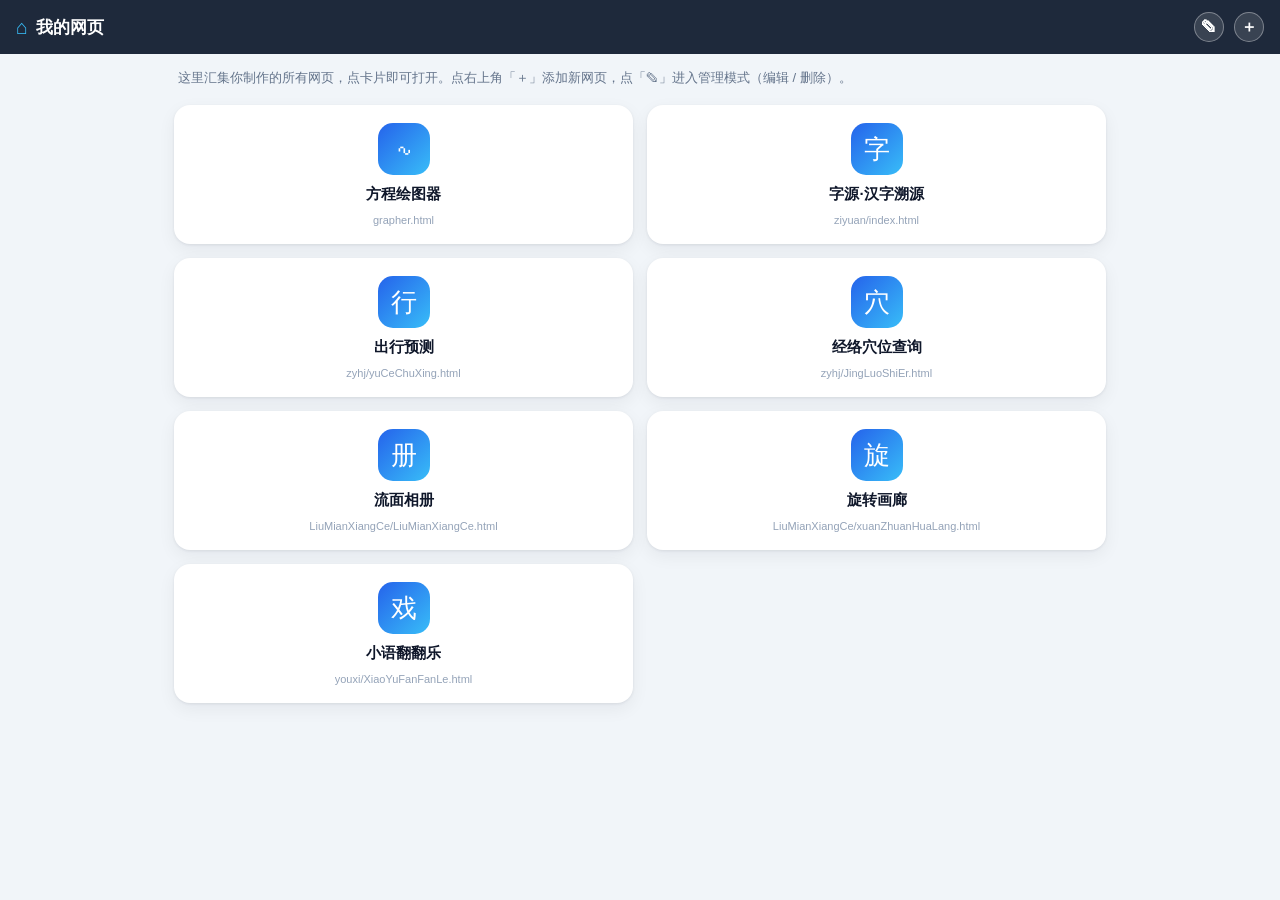
<file: index.html>
<!DOCTYPE html>
<html lang="zh-CN">
<head>
<meta charset="UTF-8" />
<meta name="viewport" content="width=device-width, initial-scale=1.0, maximum-scale=1.0, user-scalable=no, viewport-fit=cover" />
<meta name="theme-color" content="#1e293b" />
<title>我的网页 · 导航</title>
<link rel="manifest" href="manifest.webmanifest" />
<link rel="stylesheet" href="assets/css/style.css" />
<link rel="stylesheet" href="assets/css/home.css" />
</head>
<body>
<div id="app">
  <header class="topbar">
    <div class="brand">
      <span class="brand-mark">⌂</span>
      <span class="brand-name">我的网页</span>
    </div>
    <div class="topbar-right">
      <button class="help-btn" id="manageBtn" type="button" aria-label="管理">✎</button>
      <button class="help-btn" id="addBtn" type="button" aria-label="添加网页">＋</button>
    </div>
  </header>

  <main class="pages">
    <p class="home-intro">这里汇集你制作的所有网页，点卡片即可打开。点右上角「＋」添加新网页，点「✎」进入管理模式（编辑 / 删除）。</p>
    <div class="app-grid" id="appGrid"><!-- 由脚本生成 --></div>
  </main>

  <!-- 添加/编辑弹层 -->
  <div class="sheet-mask" id="editMask" hidden>
    <div class="sheet">
      <div class="sheet-title" id="editTitle">添加网页</div>
      <div class="sheet-body">
        <div class="field">
          <label for="inName">名称</label>
          <input id="inName" type="text" placeholder="如：方程绘图器" maxlength="30" />
        </div>
        <div class="field">
          <label for="inUrl">地址（网页路径或网址）</label>
          <input id="inUrl" type="text" placeholder="grapher.html 或 https://..." />
        </div>
        <div class="field">
          <label for="inIcon">图标（一个 emoji 或单字，可选）</label>
          <input id="inIcon" type="text" placeholder="∿" maxlength="2" />
        </div>
      </div>
      <div class="sheet-actions">
        <button class="btn btn-ghost" id="editCancel">取消</button>
        <button class="btn btn-danger" id="editDel" style="display:none">删除</button>
        <button class="btn btn-primary" id="editSave">保存</button>
      </div>
    </div>
  </div>

  <div class="toast" id="toast" hidden></div>

  <script src="assets/js/home.js"></script>
</body>
</html>
</file>
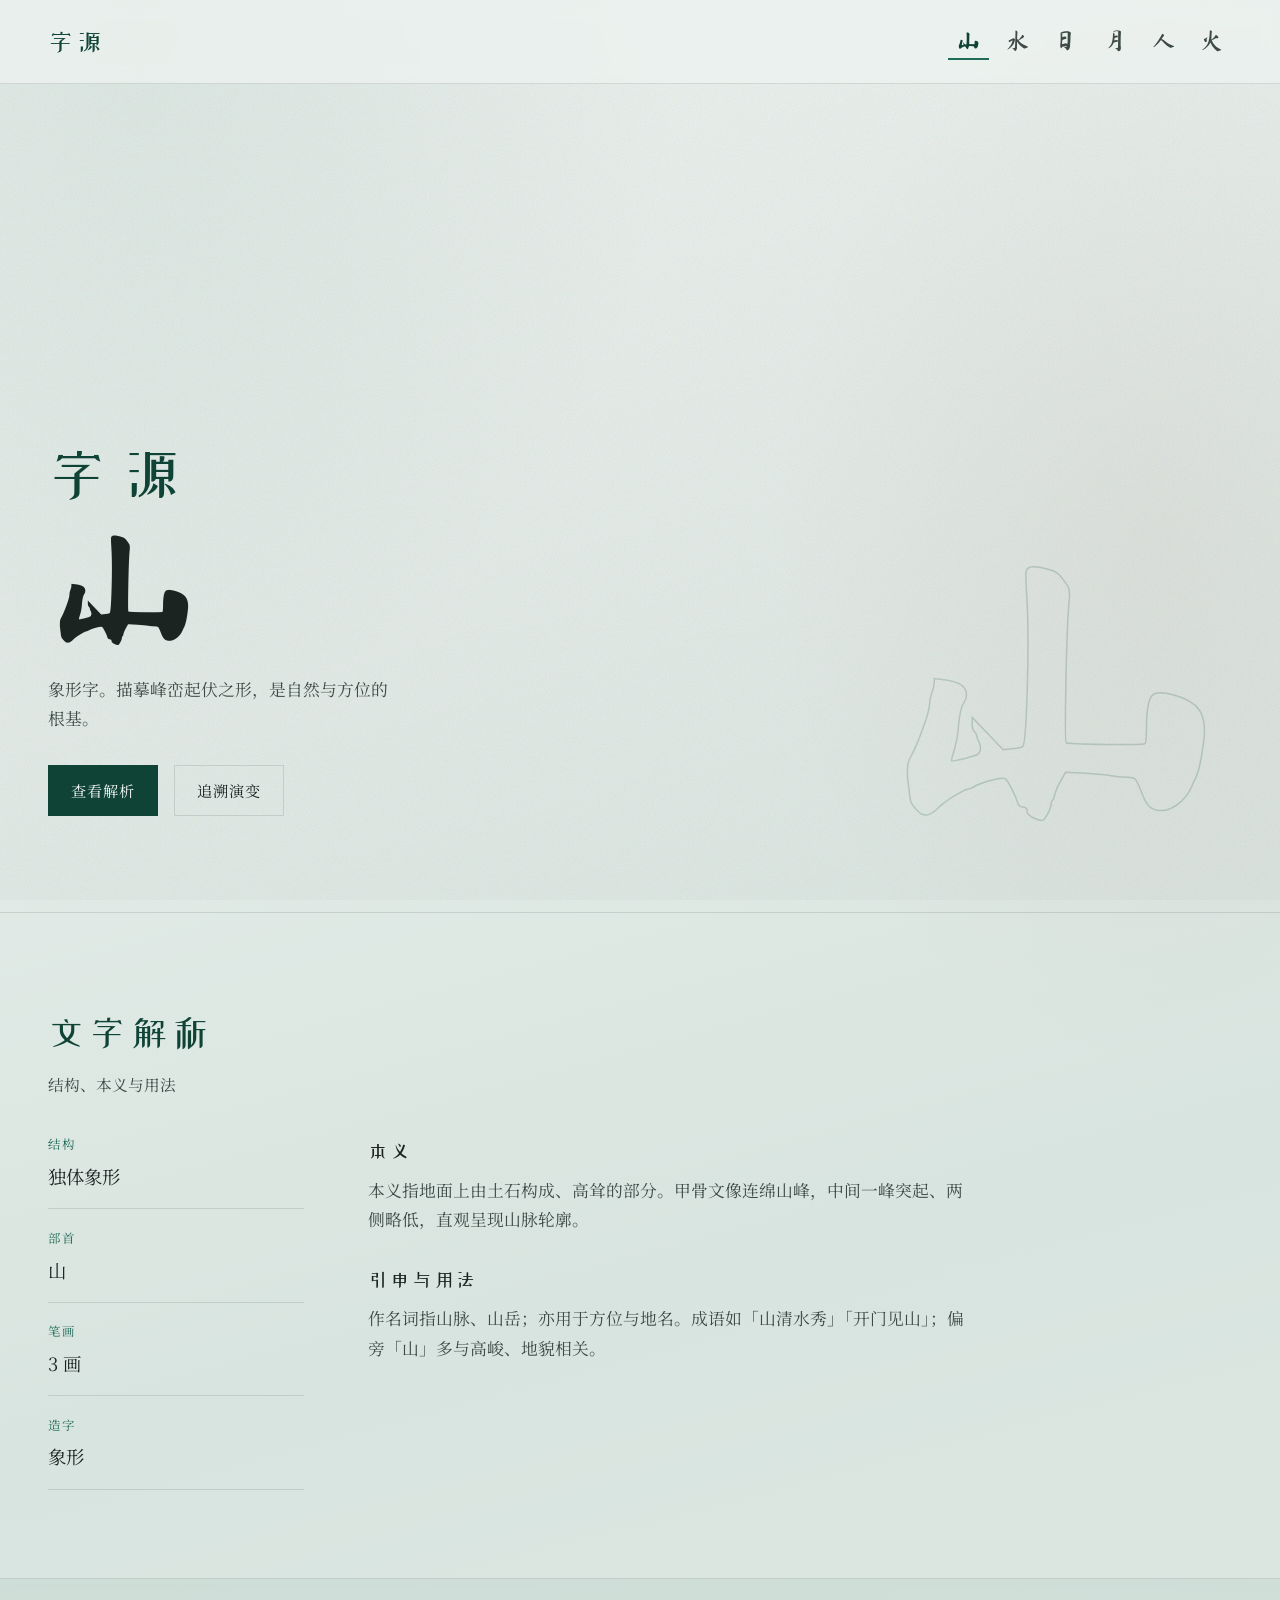
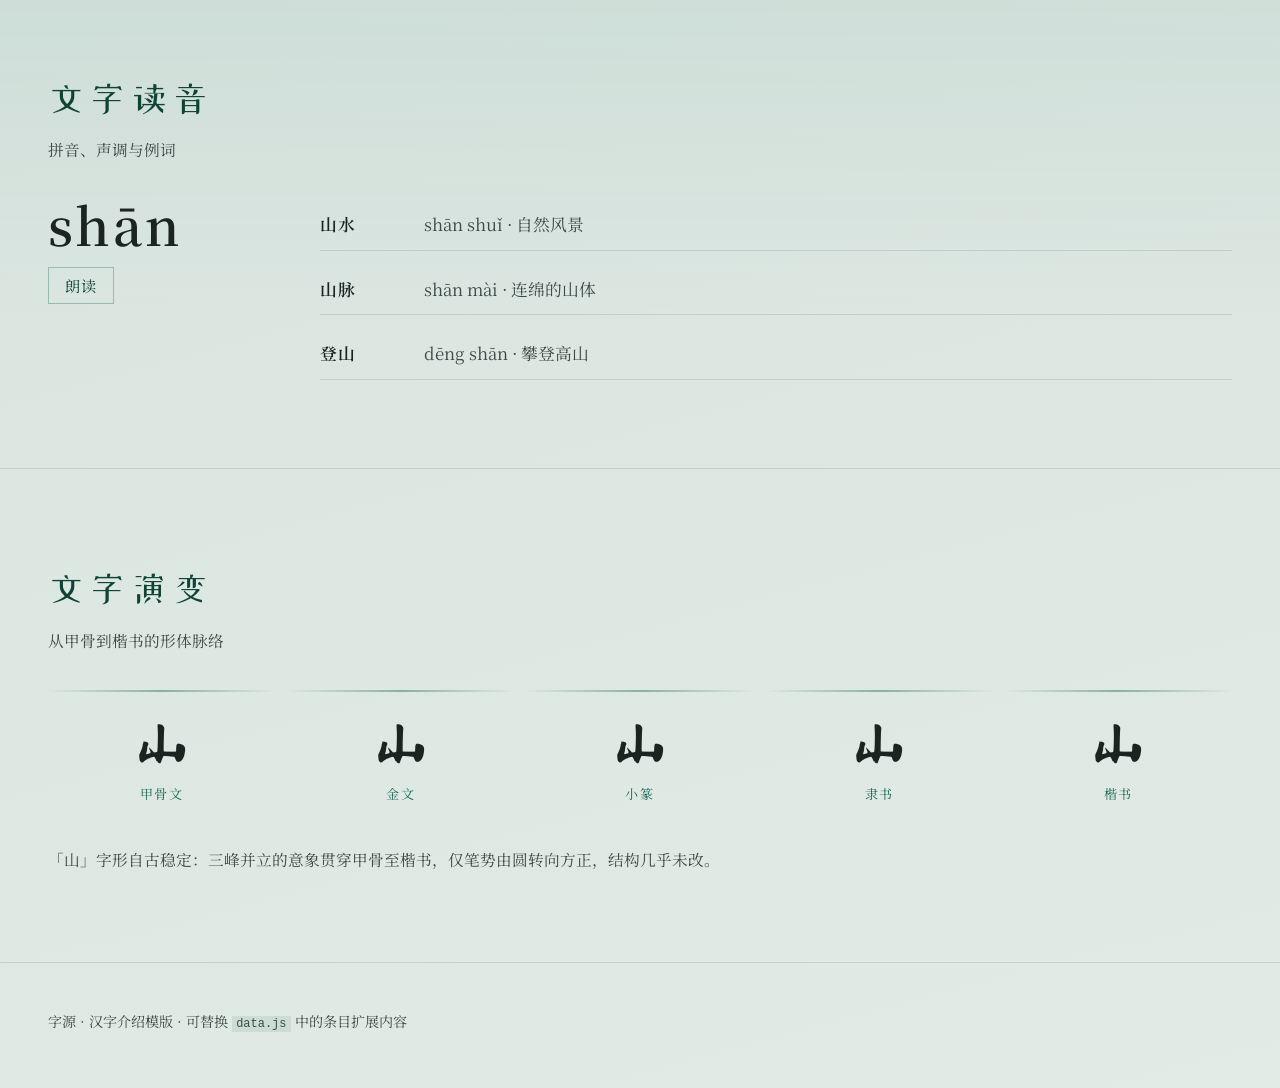
<file: ziyuan/index.html>
<!DOCTYPE html>
<html lang="zh-CN">
<head>
  <meta charset="UTF-8" />
  <meta name="viewport" content="width=device-width, initial-scale=1.0" />
  <title>字源 · 汉字溯源</title>
  <link rel="preconnect" href="https://fonts.googleapis.com" />
  <link rel="preconnect" href="https://fonts.gstatic.com" crossorigin />
  <link href="https://fonts.googleapis.com/css2?family=Ma+Shan+Zheng&family=Noto+Serif+SC:wght@400;600;700&family=ZCOOL+XiaoWei&display=swap" rel="stylesheet" />
  <link rel="stylesheet" href="styles.css" />
</head>
<body>
  <div class="ink-wash" aria-hidden="true"></div>

  <header class="site-header">
    <a class="brand" href="#top">字源</a>
    <nav class="char-nav" id="charNav" aria-label="汉字列表"></nav>
  </header>

  <main id="top">
    <section class="hero" id="hero">
      <div class="hero-copy">
        <p class="brand-mark">字源</p>
        <h1 class="hero-char" id="heroChar">山</h1>
        <p class="hero-lead" id="heroLead">象形字。描摹峰峦起伏之形，是自然与方位的根基。</p>
        <div class="hero-actions">
          <a class="btn primary" href="#analysis">查看解析</a>
          <a class="btn ghost" href="#evolution">追溯演变</a>
        </div>
      </div>
      <div class="hero-glyph" aria-hidden="true">
        <span class="glyph-shadow" id="glyphShadow">山</span>
      </div>
    </section>

    <section class="panel" id="analysis">
      <header class="panel-head">
        <h2>文字解析</h2>
        <p>结构、本义与用法</p>
      </header>
      <div class="analysis-grid">
        <dl class="meta-list">
          <div>
            <dt>结构</dt>
            <dd id="metaStructure">独体象形</dd>
          </div>
          <div>
            <dt>部首</dt>
            <dd id="metaRadical">山</dd>
          </div>
          <div>
            <dt>笔画</dt>
            <dd id="metaStrokes">3 画</dd>
          </div>
          <div>
            <dt>造字</dt>
            <dd id="metaMethod">象形</dd>
          </div>
        </dl>
        <article class="prose">
          <h3>本义</h3>
          <p id="meaningText"></p>
          <h3>引申与用法</h3>
          <p id="usageText"></p>
        </article>
      </div>
    </section>

    <section class="panel tone-panel" id="reading">
      <header class="panel-head">
        <h2>文字读音</h2>
        <p>拼音、声调与例词</p>
      </header>
      <div class="reading-layout">
        <div class="pinyin-block">
          <span class="pinyin" id="pinyinText">shān</span>
          <button type="button" class="btn speak" id="speakBtn" aria-label="朗读读音">朗读</button>
        </div>
        <ul class="example-list" id="exampleList"></ul>
      </div>
    </section>

    <section class="panel" id="evolution">
      <header class="panel-head">
        <h2>文字演变</h2>
        <p>从甲骨到楷书的形体脉络</p>
      </header>
      <ol class="evo-track" id="evoTrack"></ol>
      <p class="evo-note" id="evoNote"></p>
    </section>
  </main>

  <footer class="site-footer">
    <p>字源 · 汉字介绍模版 · 可替换 <code>data.js</code> 中的条目扩展内容</p>
  </footer>

  <script src="data.js"></script>
  <script src="app.js"></script>
</body>
</html>
</file>
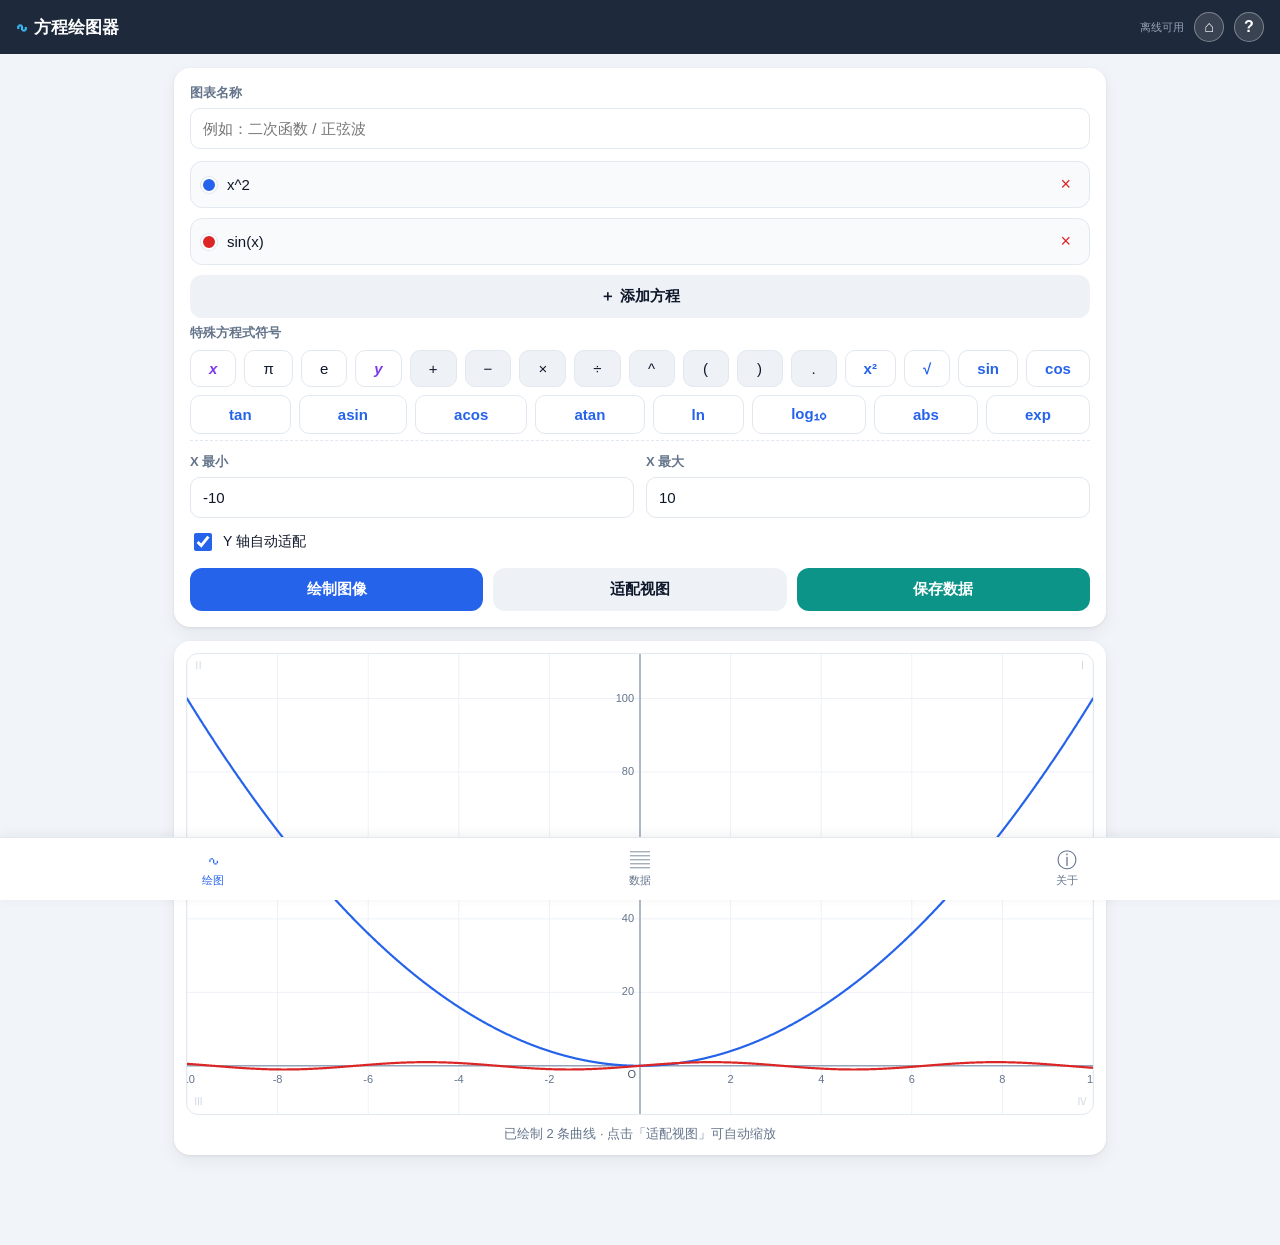
<file: grapher.html>
<!DOCTYPE html>
<html lang="zh-CN">
<head>
<meta charset="UTF-8" />
<meta name="viewport" content="width=device-width, initial-scale=1.0, maximum-scale=1.0, user-scalable=no, viewport-fit=cover" />
<meta name="theme-color" content="#1e293b" />
<title>方程绘图器</title>
<link rel="manifest" href="manifest.webmanifest" />
<link rel="stylesheet" href="assets/css/style.css" />
</head>
<body>
<div id="app">
  <!-- 顶部标题栏 -->
  <header class="topbar">
    <div class="brand">
      <span class="brand-mark">∿</span>
      <span class="brand-name">方程绘图器</span>
    </div>
    <div class="topbar-right">
      <span class="topbar-hint" id="topbarHint">离线可用</span>
      <button class="help-btn" id="homeBtn" type="button" aria-label="返回主页" onclick="location.href='index.html'">⌂</button>
      <button class="help-btn" id="helpBtn" type="button" aria-label="使用帮助">?</button>
    </div>
  </header>

  <!-- 页面容器 -->
  <main class="pages">
    <!-- 页面一：绘图 -->
    <section class="page" id="page-grapher" data-page="grapher">
      <div class="card">
        <div class="field">
          <label for="eqName">图表名称</label>
          <input id="eqName" type="text" placeholder="例如：二次函数 / 正弦波" maxlength="40" />
        </div>

        <div class="eq-list" id="eqList"><!-- 方程行由脚本生成 --></div>

        <button class="btn btn-ghost btn-block" id="addEq">＋ 添加方程</button>

        <div class="palette-title">特殊方程式符号</div>
        <div class="palette" id="palette"><!-- 符号按钮由脚本生成 --></div>

        <div class="view-settings">
          <div class="vs-row">
            <div class="field small">
              <label>X 最小</label>
              <input id="xMin" type="number" value="-10" step="0.5" />
            </div>
            <div class="field small">
              <label>X 最大</label>
              <input id="xMax" type="number" value="10" step="0.5" />
            </div>
          </div>
          <div class="vs-row">
            <label class="checkbox">
              <input id="yAuto" type="checkbox" checked />
              <span>Y 轴自动适配</span>
            </label>
          </div>
          <div class="vs-row" id="yManualRow" hidden>
            <div class="field small">
              <label>Y 最小</label>
              <input id="yMin" type="number" value="-10" step="0.5" />
            </div>
            <div class="field small">
              <label>Y 最大</label>
              <input id="yMax" type="number" value="10" step="0.5" />
            </div>
          </div>
        </div>

        <div class="btn-row">
          <button class="btn btn-primary" id="drawBtn">绘制图像</button>
          <button class="btn btn-ghost" id="fitBtn">适配视图</button>
          <button class="btn btn-save" id="saveBtn">保存数据</button>
        </div>
      </div>

      <div class="card plot-card">
        <div class="plot-wrap">
          <canvas id="plot"></canvas>
        </div>
        <div class="plot-status" id="plotStatus">输入方程后点击「绘制图像」</div>
      </div>
    </section>

    <!-- 页面二：数据 -->
    <section class="page" id="page-data" data-page="data" hidden>
      <div class="card">
        <div class="data-head">
          <h2>已保存的数据</h2>
          <span class="data-count" id="dataCount">0 条</span>
        </div>
        <div class="data-list" id="dataList"><!-- 由脚本生成 --></div>
        <div class="empty-tip" id="dataEmpty">还没有保存任何方程。去「绘图」页画一张并点「保存数据」。</div>
      </div>
    </section>

    <!-- 页面三：关于 -->
    <section class="page" id="page-about" data-page="about" hidden>
      <div class="card">
        <h2>关于本应用</h2>
        <p class="about-text">
          这是一个<strong>纯本地</strong>的方程图像绘制工具。所有数据仅保存在你的手机浏览器中，不会上传到任何服务器。
        </p>
        <ul class="about-list">
          <li><strong>绘图：</strong>输入方程表达式（如 <code>x^2</code>、<code>sin(x)</code>），点「绘制图像」即可在 xy 坐标系查看曲线，支持多条曲线与符号面板。</li>
          <li><strong>数据：</strong>点「保存数据」可把当前方程集存到本地，随时编辑、删除、重新绘制。</li>
          <li><strong>安装到手机：</strong>用安卓 Chrome 打开本页 → 点右上角菜单 →「添加到主屏幕」，即可像 App 一样离线使用。</li>
        </ul>
        <p class="about-ver">版本 1.0 · 离线网页应用</p>
      </div>
    </section>
  </main>

  <!-- 底部导航 -->
  <nav class="tabbar">
    <button class="tab active" data-target="grapher">
      <span class="tab-ico">∿</span><span class="tab-txt">绘图</span>
    </button>
    <button class="tab" data-target="data">
      <span class="tab-ico">▤</span><span class="tab-txt">数据</span>
    </button>
    <button class="tab" data-target="about">
      <span class="tab-ico">ⓘ</span><span class="tab-txt">关于</span>
    </button>
  </nav>
</div>

<!-- 编辑/删除确认弹层 -->
<div class="sheet-mask" id="sheetMask" hidden>
  <div class="sheet">
    <div class="sheet-title" id="sheetTitle">确认</div>
    <div class="sheet-body" id="sheetBody"></div>
    <div class="sheet-actions">
      <button class="btn btn-ghost" id="sheetCancel">取消</button>
      <button class="btn btn-danger" id="sheetOk">删除</button>
    </div>
  </div>
</div>

<!-- 使用帮助弹层 -->
<div class="sheet-mask" id="helpMask" hidden>
  <div class="sheet">
    <div class="sheet-title">使用帮助</div>
    <div class="sheet-body" id="helpBody">
      <p><strong>输入方程</strong>：直接输入表达式，例如 <code>x^2</code>、<code>sin(x)</code>、<code>ln(x)</code>、<code>sqrt(x)</code>。</p>
      <p><strong>x 的多次方</strong>：用 <code>^</code> 表示乘方。例如 <code>x^2</code>（平方）、<code>x^3</code>（立方）、<code>x^n</code>（n 次方）；也可直接点面板上的 <code>x²</code> 按钮。</p>
      <p><strong>变量与乘号</strong>：变量是斜体紫色的 <code>x</code>；乘号用 <code>×</code> 或 <code>*</code>，例如 <code>2x</code> 或 <code>2*x</code> 均可。</p>
      <p><strong>特殊符号</strong>：点下方符号面板即可插入到光标处。</p>
      <p><strong>保存数据</strong>：点「保存数据」把当前方程集存到本地，可在「数据」页编辑、删除、重绘。</p>
      <p><strong>安装到手机</strong>：用安卓 Chrome 打开本页 → 右上角菜单 →「添加到主屏幕」即可离线使用。</p>
    </div>
    <div class="sheet-actions">
      <button class="btn btn-primary" id="helpClose">知道了</button>
    </div>
  </div>
</div>

<script src="assets/js/lib/math.js"></script>
<script src="assets/js/storage.js"></script>
<script src="assets/js/grapher.js"></script>
<script src="assets/js/app.js"></script>
</body>
</html>
</file>
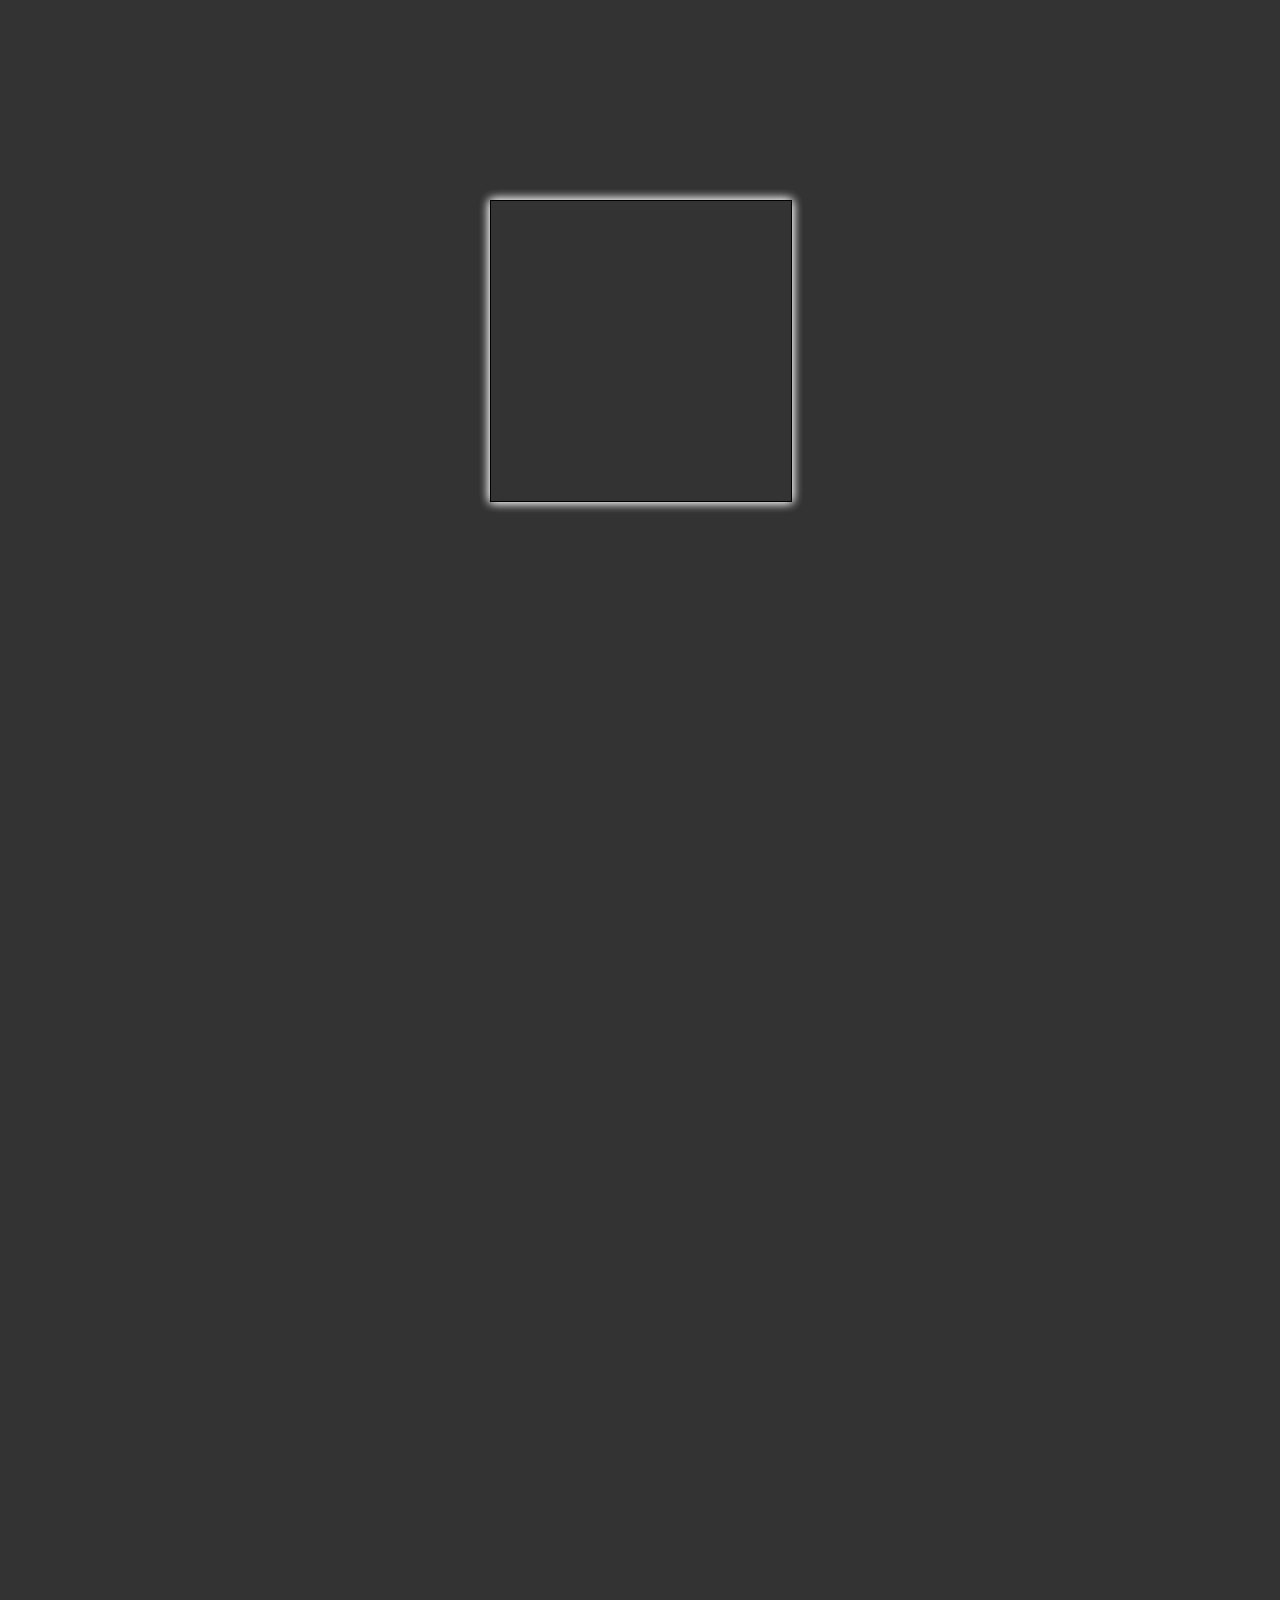
<file: LiuMianXiangCe/LiuMianXiangCe.html>
<!DOCTYPE html>
<html lang="zh-CN">
<head>
    <meta charset="utf-8">
    <meta name="viewport" content="width=device-width, initial-scale=1.0">
    <title></title>
    <style>
        * {
            margin: 0;
            padding: 0;
        }

        .zf {
            padding-top: 100px;
            background: #333;
            height: 2000px;
        }

        .zf ul {
            width: 300px;
            height: 300px;
            /*position: absolute;*/
            top: 100px;
            bottom: 0;
            left: 0;
            right: 0;
            margin: auto;
            margin-top: 100px;
            /*3d空间*/
            transform-style: preserve-3d;
            animation: box 6s linear infinite;
        }

        @keyframes box {

            /*3d旋转 x y z deg*/
            from {
                transform: rotate3d(0, 0, 0, 0deg);
            }

            to {
                transform: rotate3d(1, 1, 1, 360deg);
            }
        }

        .zf li {
            width: 300px;
            height: 300px;
            list-style: none;
            border: 1px solid black;
            position: absolute;
            opacity: 0.9;
            box-shadow: 0px 0px 10px white;
        }

        .zf li:nth-child(1) {
            background: url(https://chunyu-1311908080.cos.ap-chengdu.myqcloud.com/LiuMianXiangCe/lmxc/img1.jpg);
            background-position: center;
            background-size: cover;
            transform: translateZ(150px);
        }

        /*后*/
        .zf li:nth-child(2) {
            background: url(https://chunyu-1311908080.cos.ap-chengdu.myqcloud.com/LiuMianXiangCe/lmxc/img2.jpg);
            background-position: center;
            background-size: cover;
            transform: translateZ(-150px);
        }

        /*左*/
        .zf li:nth-child(3) {
            background: url(https://chunyu-1311908080.cos.ap-chengdu.myqcloud.com/LiuMianXiangCe/lmxc/img3.jpg);
            background-position: center;
            background-size: cover;
            transform: rotateY(90deg) translateZ(-150px);
        }

        /*右*/
        .zf li:nth-child(4) {
            background: url(https://chunyu-1311908080.cos.ap-chengdu.myqcloud.com/LiuMianXiangCe/lmxc/img4.jpg);
            background-position: center;
            background-size: cover;
            transform: rotateY(90deg) translateZ(150px);
        }

        /*上*/
        .zf li:nth-child(5) {
            background: url(https://chunyu-1311908080.cos.ap-chengdu.myqcloud.com/LiuMianXiangCe/lmxc/img5.jpg);
            background-position: center;
            background-size: cover;
            transform: rotateX(90deg) translateZ(150px);
        }

        /*下*/
        .zf li:nth-child(6) {
            background: url(https://chunyu-1311908080.cos.ap-chengdu.myqcloud.com/LiuMianXiangCe/lmxc/img6.jpg);
            background-position: center;
            background-size: cover;
            transform: rotateX(90deg) translateZ(-150px);
        }

        .zf ul:hover {
            animation-play-state: paused;
        }

        .zf ul:hover li:nth-child(1) {
            transform: translateZ(180px);
        }

        .zf ul:hover li:nth-child(2) {
            transform: translateZ(-180px);
        }

        .zf ul:hover li:nth-child(3) {
            transform: rotateY(90deg) translateZ(-180px);
        }

        .zf ul:hover li:nth-child(4) {
            transform: rotateY(90deg) translateZ(180px);
        }

        .zf ul:hover li:nth-child(5) {
            transform: rotateX(90deg) translateZ(180px);
        }

        .zf ul:hover li:nth-child(6) {
            transform: rotateX(90deg) translateZ(-180px);
        }

        #fc {
            background-color: #cc5965;
            position: fixed;
            top: 80%;
            left: 90%;
            width: 100px;
            height: 100px;
            margin: -25px 0 0 -50px;
            display: none;
            text-align: center;
            font-size: 20px;
            border-radius: 20px;
            line-height: 70px;
        }

        #fc:hover {
            background-color: #0d8ddb;
            border-radius: 50px;
        }


        #charge {
            height: 10px;
            width: 120px;
            position: absolute;
            top: 50px;
            left: 0px;
            background-color: #C9F76F;
            margin: 0px;
            /*animation: charge 1s infinite;*/
            -webkit-animation: charge 1s infinite;
            box-shadow: 0px 0px 5px #d01313 inset;
        }

        @-webkit-keyframes charge {
            0% {
                width: 0px;
            }
            100% {
                width: 100%;
            }
        }

    </style>
</head>
<body onscroll="scroll()">
<div class="zf">
    <ul>
        <li></li>
        <li></li>
        <li></li>
        <li></li>
        <li></li>
        <li></li>
    </ul>
</div>
<div id="fc" onclick="fc_onclick()">回到顶部
    <div id="charge"></div>
</div>



<script type="text/javascript">

    function scroll() {
        var scrollt = document.documentElement.scrollTop + document.body.scrollTop; //获取滚动后的高度
        if (scrollt > 400) {
            document.getElementById("fc").style.display = "inline"
        } else {
            document.getElementById("fc").style.display = "none"
        }
    }

    function fc_onclick() {
        window.scrollTo(0, 0);
    }

</script>
</body>
</html>
</file>
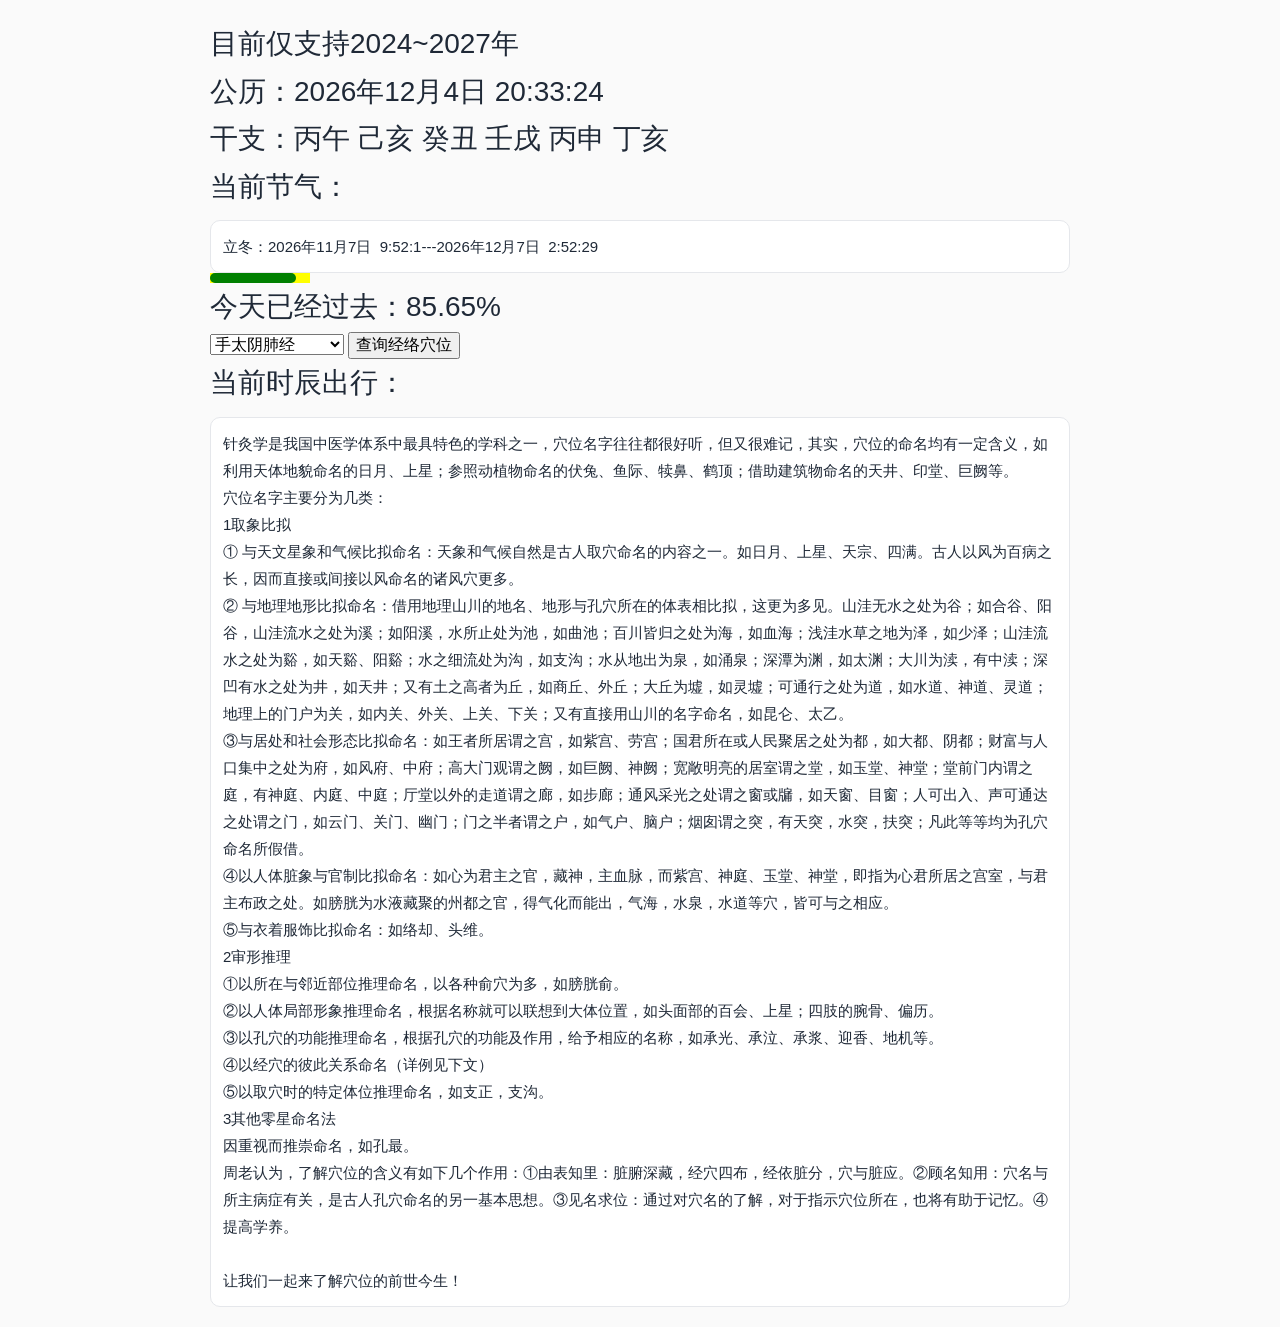
<file: zyhj/JingLuoShiEr.html>
<!DOCTYPE html>
<html lang="zh-CN">
<head>
    <meta charset="UTF-8">
    <meta name="viewport" content="width=device-width, initial-scale=1.0">
    <title>经络穴位查询</title>
    <style>
        body {
            font-family: -apple-system, BlinkMacSystemFont, "PingFang SC", "Microsoft YaHei", sans-serif;
            max-width: 860px;
            margin: 0 auto;
            padding: 20px 16px;
            line-height: 1.7;
            color: #1f2937;
            background: #fafafa;
        }
        span {
            font-size: clamp(18px, 5vw, 28px);
        }
        input, select, button {
            font-size: 16px;
            max-width: 100%;
            box-sizing: border-box;
        }
        #chuxingan, #chuxingan1, #DataTime4 {
            display: block;
            white-space: pre-wrap;
            word-break: break-word;
            margin-top: 10px;
            font-size: 15px;
            line-height: 1.8;
            background: #fff;
            border: 1px solid #e5e7eb;
            border-radius: 10px;
            padding: 12px;
        }
        #jindu { border-radius: 6px; }
    </style>
    <script type="text/javascript">
        document.addEventListener('DOMContentLoaded', function() {
            stt = "针灸学是我国中医学体系中最具特色的学科之一，穴位名字往往都很好听，但又很难记，其实，穴位的命名均有一定含义，如利用天体地貌命名的日月、上星；参照动植物命名的伏兔、鱼际、犊鼻、鹤顶；借助建筑物命名的天井、印堂、巨阙等。\n" +
                "穴位名字主要分为几类：\n" +
                "1取象比拟\n" +
                "① 与天文星象和气候比拟命名：天象和气候自然是古人取穴命名的内容之一。如日月、上星、天宗、四满。古人以风为百病之长，因而直接或间接以风命名的诸风穴更多。\n" +
                "② 与地理地形比拟命名：借用地理山川的地名、地形与孔穴所在的体表相比拟，这更为多见。山洼无水之处为谷；如合谷、阳谷，山洼流水之处为溪；如阳溪，水所止处为池，如曲池；百川皆归之处为海，如血海；浅洼水草之地为泽，如少泽；山洼流水之处为谿，如天谿、阳谿；水之细流处为沟，如支沟；水从地出为泉，如涌泉；深潭为渊，如太渊；大川为渎，有中渎；深凹有水之处为井，如天井；又有土之高者为丘，如商丘、外丘；大丘为墟，如灵墟；可通行之处为道，如水道、神道、灵道；地理上的门户为关，如内关、外关、上关、下关；又有直接用山川的名字命名，如昆仑、太乙。\n" +
                "③与居处和社会形态比拟命名：如王者所居谓之宫，如紫宫、劳宫；国君所在或人民聚居之处为都，如大都、阴都；财富与人口集中之处为府，如风府、中府；高大门观谓之阙，如巨阙、神阙；宽敞明亮的居室谓之堂，如玉堂、神堂；堂前门内谓之庭，有神庭、内庭、中庭；厅堂以外的走道谓之廊，如步廊；通风采光之处谓之窗或牖，如天窗、目窗；人可出入、声可通达之处谓之门，如云门、关门、幽门；门之半者谓之户，如气户、脑户；烟囱谓之突，有天突，水突，扶突；凡此等等均为孔穴命名所假借。\n" +
                "④以人体脏象与官制比拟命名：如心为君主之官，藏神，主血脉，而紫宫、神庭、玉堂、神堂，即指为心君所居之宫室，与君主布政之处。如膀胱为水液藏聚的州都之官，得气化而能出，气海，水泉，水道等穴，皆可与之相应。\n" +
                "⑤与衣着服饰比拟命名：如络却、头维。\n" +
                "2审形推理\n" +
                "①以所在与邻近部位推理命名，以各种俞穴为多，如膀胱俞。\n" +
                "②以人体局部形象推理命名，根据名称就可以联想到大体位置，如头面部的百会、上星；四肢的腕骨、偏历。\n" +
                "③以孔穴的功能推理命名，根据孔穴的功能及作用，给予相应的名称，如承光、承泣、承浆、迎香、地机等。\n" +
                "④以经穴的彼此关系命名（详例见下文）\n" +
                "⑤以取穴时的特定体位推理命名，如支正，支沟。\n" +
                "3其他零星命名法\n" +
                "因重视而推崇命名，如孔最。\n" +
                "周老认为，了解穴位的含义有如下几个作用：①由表知里：脏腑深藏，经穴四布，经依脏分，穴与脏应。②顾名知用：穴名与所主病症有关，是古人孔穴命名的另一基本思想。③见名求位：通过对穴名的了解，对于指示穴位所在，也将有助于记忆。④提高学养。\n\n" +
                "让我们一起来了解穴位的前世今生！"
            document.getElementById("chuxingan1").innerText = stt;
        });
        var dayytz = 0
        var jqsj = new Date()
        var jqsj2 = new Date()
        var dqjq = ""
        window.onload = function () {
            //每1秒刷新时间
            yearGz();
            moonGz();
            dayGz();
            hour();
            setInterval("NowTime()", 1000);
        }
        var daynum = {
            "0": "子",
            "1": "丑",
            "2": "丑",
            "3": "寅",
            "4": "寅",
            "5": "卯",
            "6": "卯",
            "7": "辰",
            "8": "辰",
            "9": "巳",
            "10": "巳",
            "11": "午",
            "12": "午",
            "13": "未",
            "14": "未",
            "15": "申",
            "16": "申",
            "17": "酉",
            "18": "酉",
            "19": "戌",
            "20": "戌",
            "21": "亥",
            "22": "亥",
            "23": "子",
            "24": "子"
        }
        var yeargz = ""
        var daygz = ""
        var moongz = ""
        var hourgz = ""
        var zhi = ['子', '丑', '寅', '卯', '辰', '巳', '午', '未', '申', '酉', '戌', '亥']
        var gan = ['甲', '乙', '丙', '丁', '戊', '己', '庚', '辛', '壬', '癸']
        var ganzhi = ['甲子', '乙丑', '丙寅', '丁卯', '戊辰', '己巳', '庚午', '辛未', '壬申', '癸酉',
            '甲戌', '乙亥', '丙子', '丁丑', '戊寅', '己卯', '庚辰', '辛巳', '壬午', '癸未',
            '甲申', '乙酉', '丙戌', '丁亥', '戊子', '己丑', '庚寅', '辛卯', '壬辰', '癸巳',
            '甲午', '乙未', '丙申', '丁酉', '戊戌', '己亥', '庚子', '辛丑', '壬寅', '癸卯',
            '甲辰', '乙巳', '丙午', '丁未', '戊申', '己酉', '庚戌', '辛亥', '壬子', '癸丑',
            '甲寅', '乙卯', '丙辰', '丁巳', '戊午', '己未', '庚申', '辛酉', '壬戌', '癸亥']
        var jqsjc = {
            "2024": {
                '立春': [1707035220000, 1709605320000],
                '惊蛰': [1709605320000, 1712214120000],
                '清明': [1712214120000, 1714867800000],
                '立夏': [1714867800000, 1717560600000],
                '芒种': [1717560600000, 1720275600000],
                '小暑': [1720275600000, 1722989340000],
                '立秋': [1722989340000, 1725678660000],
                '白露': [1725678660000, 1728327600000],
                '寒露': [1728327600000, 1730931600000],
                '立冬': [1730931600000, 1733498220000],
                '大雪': [1733498220000, 1736110140000],
                '小寒': [1736110140000, 1738591826000]
            },
            "2025": {
                '立春': [1738591826000, 1741162035000],
                '惊蛰': [1741162035000, 1743770914000],
                '清明': [1743770914000, 1746424630000],
                '立夏': [1746424630000, 1749117389000],
                '芒种': [1749117389000, 1751832297000],
                '小暑': [1751832297000, 1754545892000],
                '立秋': [1754545892000, 1757235115000],
                '白露': [1757235115000, 1759884070000],
                '寒露': [1759884070000, 1762488242000],
                '立冬': [1762488242000, 1765055074000],
                '大雪': [1765055074000, 1767601387000],
                '小寒': [1767601387000, 1767601387000]
            },
            "2026": {
                '立春': [1770148925000, 1772719137000],
                '惊蛰': [1772719137000, 1775327997000],
                '清明': [1775327997000, 1777981721000],
                '立夏': [1777981721000, 1780674498000],
                '芒种': [1780674498000, 1783389414000],
                '小暑': [1783389414000, 1786102960000],
                '立秋': [1786102960000, 1788792073000],
                '白露': [1788792073000, 1791440954000],
                '寒露': [1791440954000, 1794045121000],
                '立冬': [1794045121000, 1796611949000],
                '大雪': [1796611949000, 1799158195000],
                '小寒': [1799158195000, 1799158195000]
            },
            "2027": {
                '立春': [1801705596000, 1804275580000],
                '惊蛰': [1804275580000, 1806884209000],
                '清明': [1806884209000, 1809537828000],
                '立夏': [1809537828000, 1812230693000],
                '芒种': [1812230693000, 1814945821000],
                '小暑': [1814945821000, 1817659610000],
                '立秋': [1817659610000, 1820348892000],
                '白露': [1820348892000, 1822997791000],
                '寒露': [1822997791000, 1825601880000],
                '立冬': [1825601880000, 1828168642000],
                '大雪': [1828168642000, 1830714876000],
                '小寒': [1830714876000, 1830714876000]
            }


        }

        var yearmoongz = {
            "甲": {
                "立春": "丙寅",
                "惊蛰": "丁卯",
                "清明": "戊辰",
                "立夏": "己巳",
                "芒种": "庚午",
                "小暑": "辛未",
                "立秋": "壬申",
                "白露": "癸酉",
                "寒露": "甲戌",
                "立冬": "乙亥",
                "大雪": "丙子",
                "小寒": "丁丑"
            },
            "乙": {
                "立春": "戊寅",
                "惊蛰": "己卯",
                "清明": "庚辰",
                "立夏": "辛巳",
                "芒种": "壬午",
                "小暑": "癸未",
                "立秋": "甲申",
                "白露": "乙酉",
                "寒露": "丙戌",
                "立冬": "丁亥",
                "大雪": "戊子",
                "小寒": "己丑",
            },
            "丙": {
                "立春": "庚寅",
                "惊蛰": "辛卯",
                "清明": "壬辰",
                "立夏": "癸巳",
                "芒种": "甲午",
                "小暑": "乙未",
                "立秋": "丙申",
                "白露": "丁酉",
                "寒露": "戊戌",
                "立冬": "己亥",
                "大雪": "庚子",
                "小寒": "辛丑"
            },
            "丁": {
                "立春": "壬寅",
                "惊蛰": "癸卯",
                "清明": "甲辰",
                "立夏": "乙巳",
                "芒种": "丙午",
                "小暑": "丁未",
                "立秋": "戊申",
                "白露": "己酉",
                "寒露": "庚戌",
                "立冬": "辛亥",
                "大雪": "壬子",
                "小寒": "癸丑"
            },
            "戊": {
                "立春": "甲寅",
                "惊蛰": "乙卯",
                "清明": "丙辰",
                "立夏": "丁巳",
                "芒种": "戊午",
                "小暑": "己未",
                "立秋": "庚申",
                "白露": "辛酉",
                "寒露": "壬戌",
                "立冬": "癸亥",
                "大雪": "甲子",
                "小寒": "乙丑"
            },
            "己": {
                "立春": "丙寅",
                "惊蛰": "丁卯",
                "清明": "戊辰",
                "立夏": "己巳",
                "芒种": "庚午",
                "小暑": "辛未",
                "立秋": "壬申",
                "白露": "癸酉",
                "寒露": "甲戌",
                "立冬": "乙亥",
                "大雪": "丙子",
                "小寒": "丁丑"
            },
            "庚": {
                "立春": "戊寅",
                "惊蛰": "己卯",
                "清明": "庚辰",
                "立夏": "辛巳",
                "芒种": "壬午",
                "小暑": "癸未",
                "立秋": "甲申",
                "白露": "乙酉",
                "寒露": "丙戌",
                "立冬": "丁亥",
                "大雪": "戊子",
                "小寒": "己丑",
            },
            "辛": {
                "立春": "庚寅",
                "惊蛰": "辛卯",
                "清明": "壬辰",
                "立夏": "癸巳",
                "芒种": "甲午",
                "小暑": "乙未",
                "立秋": "丙申",
                "白露": "丁酉",
                "寒露": "戊戌",
                "立冬": "己亥",
                "大雪": "庚子",
                "小寒": "辛丑"
            },
            "壬": {
                "立春": "壬寅",
                "惊蛰": "癸卯",
                "清明": "甲辰",
                "立夏": "乙巳",
                "芒种": "丙午",
                "小暑": "丁未",
                "立秋": "戊申",
                "白露": "己酉",
                "寒露": "庚戌",
                "立冬": "辛亥",
                "大雪": "壬子",
                "小寒": "癸丑"
            },
            "癸": {
                "立春": "甲寅",
                "惊蛰": "乙卯",
                "清明": "丙辰",
                "立夏": "丁巳",
                "芒种": "戊午",
                "小暑": "己未",
                "立秋": "庚申",
                "白露": "辛酉",
                "寒露": "壬戌",
                "立冬": "癸亥",
                "大雪": "甲子",
                "小寒": "乙丑"
            },
        }

        var dayhourgz = {
            "甲": {
                "子": "甲子",
                "丑": "乙丑",
                "寅": "丙寅",
                "卯": "丁卯",
                "辰": "戊辰",
                "巳": "己巳",
                "午": "庚午",
                "未": "辛未",
                "申": "壬申",
                "酉": "癸酉",
                "戌": "甲戌",
                "亥": "乙亥",
            },
            "乙": {
                "子": "丙子",
                "丑": "丁丑",
                "寅": "戊寅",
                "卯": "己卯",
                "辰": "庚辰",
                "巳": "辛巳",
                "午": "壬午",
                "未": "癸未",
                "申": "甲申",
                "酉": "乙酉",
                "戌": "丙戌",
                "亥": "丁亥",
            },
            "丙": {
                "子": "戊子",
                "丑": "己丑",
                "寅": "庚寅",
                "卯": "辛卯",
                "辰": "壬辰",
                "巳": "癸巳",
                "午": "甲午",
                "未": "乙未",
                "申": "丙申",
                "酉": "丁酉",
                "戌": "戊戌",
                "亥": "己亥",
            },
            "丁": {
                "子": "庚子",
                "丑": "辛丑",
                "寅": "壬寅",
                "卯": "癸卯",
                "辰": "甲辰",
                "巳": "乙巳",
                "午": "丙午",
                "未": "丁未",
                "申": "戊申",
                "酉": "己酉",
                "戌": "庚戌",
                "亥": "辛亥",
            },
            "戊": {
                "子": "壬子",
                "丑": "癸丑",
                "寅": "甲寅",
                "卯": "乙卯",
                "辰": "丙辰",
                "巳": "丁巳",
                "午": "戊午",
                "未": "己未",
                "申": "庚申",
                "酉": "辛酉",
                "戌": "壬戌",
                "亥": "癸亥",
            },
            "己": {
                "子": "甲子",
                "丑": "乙丑",
                "寅": "丙寅",
                "卯": "丁卯",
                "辰": "戊辰",
                "巳": "己巳",
                "午": "庚午",
                "未": "辛未",
                "申": "壬申",
                "酉": "癸酉",
                "戌": "甲戌",
                "亥": "乙亥",
            },
            "庚": {
                "子": "丙子",
                "丑": "丁丑",
                "寅": "戊寅",
                "卯": "己卯",
                "辰": "庚辰",
                "巳": "辛巳",
                "午": "壬午",
                "未": "癸未",
                "申": "甲申",
                "酉": "乙酉",
                "戌": "丙戌",
                "亥": "丁亥",
            },
            "辛": {
                "子": "戊子",
                "丑": "己丑",
                "寅": "庚寅",
                "卯": "辛卯",
                "辰": "壬辰",
                "巳": "癸巳",
                "午": "甲午",
                "未": "乙未",
                "申": "丙申",
                "酉": "丁酉",
                "戌": "戊戌",
                "亥": "己亥",
            },
            "壬": {
                "子": "庚子",
                "丑": "辛丑",
                "寅": "壬寅",
                "卯": "癸卯",
                "辰": "甲辰",
                "巳": "乙巳",
                "午": "丙午",
                "未": "丁未",
                "申": "戊申",
                "酉": "己酉",
                "戌": "庚戌",
                "亥": "辛亥",
            },
            "癸": {
                "子": "壬子",
                "丑": "癸丑",
                "寅": "甲寅",
                "卯": "乙卯",
                "辰": "丙辰",
                "巳": "丁巳",
                "午": "戊午",
                "未": "己未",
                "申": "庚申",
                "酉": "辛酉",
                "戌": "壬戌",
                "亥": "癸亥",
            },
        }

        function yearGz() {
            var time1 = new Date();
            var timestamp = time1.getTime()
            timestamp += dayytz * 24 * 60 * 60 * 1000
            var time = new Date(timestamp)
            var year = time.getFullYear();
            var ygz_id = (year - 4) % 60
            yeargz = ganzhi[ygz_id]
        }

        function moonGz() {
            // 获取节气月份干支
            var time1 = new Date();
            var timestamp = time1.getTime()
            timestamp += dayytz * 24 * 60 * 60 * 1000
            var time = new Date(timestamp)
            var newtimec = time.getTime();
            var year = time.getFullYear();
            if (newtimec >= jqsjc[String(year)]["立春"][0]) {
                yearnl = year
            }
            if (newtimec < jqsjc[String(year)]["立春"][0]) {
                yearnl = year - 1
            }
            dnjqsjc = jqsjc[String(yearnl)]
            for (var i in dnjqsjc) {
                if (newtimec <= dnjqsjc[i][1] && newtimec >= dnjqsjc[i][0]) {
                    dqjq = i;
                    jqsj = new Date(dnjqsjc[i][0]);
                    jqsj2 = new Date(dnjqsjc[i][1]);
                    moongz = yearmoongz[yeargz[0]][i];
                }
            }
        }

        function dayGz() {
            var gan = {
                "0": "己",
                "1": "庚",
                "2": "辛",
                "3": "壬",
                "4": "癸",
                "5": "甲",
                "6": "乙",
                "7": "丙",
                "8": "丁",
                "9": "戊",
            }
            var zhi = {
                "0": "巳", "1": "午", "2": "未", "3": "申", "4": "酉", "5": "戌", "6": "亥", "7": "子", "8": "丑", "9": "寅",
                "10": "卯", "11": "辰",
            }
            var time1 = new Date();
            var timestamp = time1.getTime()
            timestamp += dayytz * 24 * 60 * 60 * 1000
            var time = new Date(timestamp)
            var timestamp1 = Math.round(time.getTime() / 1000).toString();
            var day = (timestamp1 - 1652630400) / 60 / 60 / 24
            day = Math.floor(day)
            var dayg = ""
            var dayz = ""
            console.log(day)
            if (day >= 10) {
                dayg = day % 10
            } else if (day < 10) {
                dayg = day

            }
            if (day >= 12) {
                dayz = day % 12
            } else if (day < 12) {
                dayz = day
            }
            var dgz = gan[dayg] + zhi[dayz];
            daygz = dgz;
        }

        function hour() {
            var time1 = new Date();
            var timestamp = time1.getTime()
            timestamp += dayytz * 24 * 60 * 60 * 1000
            var h = new Date(timestamp).getHours();
            var hz = daynum[String(h)];
            hourgz = dayhourgz[daygz[0]][hz];
        }

        function minGz(min) {
            var mgz_id = (min + 59) % 60
            var mgz = ganzhi[mgz_id]
            return mgz;
        }

        function secGz(sec) {
            var sgz_id = (sec + 59) % 60
            var sgz = ganzhi[sgz_id]
            return sgz;

        }

        function NowTime() {

            //获取年月日
            var time1 = new Date();
            var timestamp = time1.getTime()
            timestamp += dayytz * 24 * 60 * 60 * 1000
            var time = new Date(timestamp)
            var year = time.getFullYear();
            var month = time.getMonth() + 1;
            var day = time.getDate();

            //获取时分秒
            var h = time.getHours();
            var m = time.getMinutes();
            var s = time.getSeconds();
            if (m == 0) {
                hour();
            }


            // 检查是否小于10
            h = check(h);
            // m=check(m);
            // s=check(s);

            // 给标签的html赋值
            tp = ((h * 60 * 60 + m * 60 + s) / 86400 * 100).toFixed(2)
            //'今天已经过去：' + tp + '%';
            var m1 = minGz(m);
            var s1 = secGz(s);
            document.getElementById('DataTime').innerHTML = tp + '%';
            document.getElementById('jindu').style.width = String(tp + '%');
            document.getElementById('DataTime2').innerHTML = year + "年" + month + "月" + day + "日  " + h + ":" + m + ":" + s;
            document.getElementById('DataTime3').innerHTML = yeargz + " " + moongz + " " + daygz + " " + hourgz + " " + m1 + " " + s1;
            document.getElementById('DataTime4').innerHTML = dqjq + "：" + String(jqsj.getFullYear()) + "年" + String(jqsj.getMonth() + 1) + "月" + String(jqsj.getDate()) + "日  " + String(jqsj.getHours()) + ":" + String(jqsj.getMinutes()) + ":" + String(jqsj.getSeconds()) + "---" + String(jqsj2.getFullYear()) + "年" + String(jqsj2.getMonth() + 1) + "月" + String(jqsj2.getDate()) + "日  " + String(jqsj2.getHours()) + ":" + String(jqsj2.getMinutes()) + ":" + String(jqsj2.getSeconds());
            // document.getElementById('DataTime4').innerHTML = String(new Date().getFullYear())+ "年" +String(new Date().getMonth()+1)+ "月" +String(new Date().getDate())+  "日  " +String(new Date().getHours())+ ":" +String(new Date().getMinutes())+ ":" +String(new Date().getSeconds());
        }

        //时间数字小于10，则在之前加个“0”补位。
        function check(i) {
            //三元运算
            var num;
            i < 10 ? num = "0" + i : num = i;
            return num;
        }

        function zjyt() {
            var daynu = document.getElementById("gbts").value;
            if (daynu != "") {
                dayytz = dayytz + parseInt(daynu)
                yearGz();
                moonGz();
                dayGz();
                hour();
            } else {
                alert("请输入修改时间天数。");
            }

        }

        function jsyt() {
            var daynu = document.getElementById("gbts").value;
            if (daynu != "") {
                dayytz = dayytz - parseInt(daynu)
                yearGz();
                moonGz();
                dayGz();
                hour();
            } else {
                alert("请输入修改时间天数。");
            }
        }

        function jingluoxw() {

            var jlm = document.getElementById("jingluoming").value;
            var xw = {
                '手太阴肺经': {
                    '中府': '中，指中气，即天地之气；又指中焦、胸中与中间。府，指府库。中府，意为天地之气在胸中储积之处。对人身上中下三部之气血，俱有调摄之功。',
                    '云门': '云，指天地合气，又象征肺中的脉络。门，出入通达之处。云门，指此处为天地之气升降之门户，而肺脉之蔓延罗络，又有云气之象也。',
                    '天府': '天，指天气与人体的上部。天府，地理名，星座名，两乳名。又为高深之意。喻为有收藏天气的职责和为高深富庶之处，且与其取穴法有关，穴与男子乳头高下相当。',
                    '侠白': '侠，通挟，通夹。白，指肺及白色。谓其挟于肺之两侧上臂之白肉际也。', '尺泽': '尺，指长度。泽，沼泽，又宫名。言其居于尺部形如沼泽之处也。',
                    '孔最': '孔，指孔穴，孔窍。最，为最要，最甚。意为此乃本经中最重要之穴，乃本经中经气最旺之处。',
                    '列缺': '列，指陈列，裂开。缺，指缺口，空隙。古称闪电为列缺。穴在腕上之裂隙与衣袖之边缘处，针下之气常如闪电也。天气之列缺，可与足阳明经地气之丰隆相呼应。',
                    '经渠': '经，指经脉、经气与经过。渠，是水沟和水所流通之处。指穴为经脉与经气交会流通之渠道。',
                    '太渊': '太，高大与尊贵之意。渊，深水，深潭。又鼓声名渊，弓之弯曲处亦名渊。太渊，口中津液名。言经气深如潭水；泽润周身，效同桴鼓，而居于弯曲如弓之处也，为诸脉之会。经气犹如潭水之深不可测也。',
                    '鱼际': '鱼，指拇掌肌肉的形状。际，边际。谓穴在鱼形肌肉之边际也。以邻近而得名。',
                    '少商': '少，幼小，微小之意。商，五音，属金，属肺。少商，是商的高音。言为金气所止或为金气初生之处也。'
                },
                '手阳明大肠经': {
                    '商阳': '商同上，阳，指阳金。意为此乃阳金脉气所生之处。肺为阴金，大肠为阳金，肺经由列缺分出一支走向食指端，阴金至此已转化为阳金矣。',
                    '二间': '二、三，为指骨之第二、三两节。间，间隙，孔窍。二间、三间，为次指第二、三指骨后方之间隙。',
                    '三间': '二、三，为指骨之第二、三两节。间，间隙，孔窍。二间、三间，为次指第二、三指骨后方之间隙。',
                    '合谷': '合，开合、结合与合拢之意。谷，山洼无水之地，又肌肉之结合处即古之所谓“肉之大会”亦称为谷。合谷，山名。穴在太阴与阳明结合处。开则如谷，合则如山也。更兼手太阴，由列缺别走阳明，在此自应结合依傍。',
                    '阳溪': '阳，指阳经与手背部。溪，是山洼流水之沟；又筋膜之连接处，即古之所谓“肉之小会”。泛指阳经阳部之凹陷处也。',
                    '偏历': '偏，指侧旁与倾斜。历，指行走与经过。言经穴皆位于前臂之偏旁，并从此分出旁支、斜络于太阴也。杨上善曰',
                    '温溜': '温，温暖。溜，通流，通留。功能温经发汗，又为袖手取暖留止之处。此穴具有温经发汗、疏风散寒之功。袖手取暖在此亦常留而不去也。',
                    '下廉': '上、下，指高低，前后。廉，指边缘，棱隅，偪仄。穴在前臂边缘有棱隅之偪仄处也。廉者，前臂上段偪仄，隆起之象也。',
                    '上廉': '上、下，指高低，前后。廉，指边缘，棱隅，偪仄。穴在前臂边缘有棱隅之偪仄处也。廉者，前臂上段偪仄，隆起之象也。',
                    '手三里': '手，指上肢。三里，指长度及人身上中下三部之里，以其与肘部距离长度及通乎三焦之里而言。穴约在肘下三寸，与足阳明之三里上下相应，对三焦在里诸病无所不包。其上方有点手五里。',
                    '曲池': '曲，弯曲。池，水之停聚处。曲池，地名。穴在肘臂屈曲时肘横纹端凹陷如池之处也。必须屈肘取穴，凹陷方显。经气至此，有如水之入池。',
                    '肘髎': '肘，肱与前臂之间的关节部分。髎，亦作窌，窟也，深空之貌，是邻近骨部的缝隙。泛指穴为肘部之深孔。',
                    '手五里': '手，指上肢。五里，指长度及人身五脏之里。以其与肘部的距离长度较远，及通乎五脏之里而言。与手三里同义。五里与五脏有关。',
                    '臂臑': '臂，上肢之统称。臑，肩下方之肌肉。指穴在臂之臑部而言。穴当三角肌隆起处之端，故直接以臂臑名之。', '肩颙': '肩，项下的部位。髃，同隅，角也。指穴当肩头三隅角也。',
                    '巨骨': '巨，大也。巨骨，即大骨之意。巨骨，古解剖名，穴在肩部之大骨相邻。穴在锁骨与肩胛之间。既属骨穴同名，亦为泛指肩部之大骨而言。',
                    '天鼎': '天，见天府条。鼎，三足两耳。象人之头颈，并喻为吸入天气的贵重门户。穴当侧颈，自为吸入天气之重要门户。',
                    '扶突': '扶，辅佐，扶持。突，凸出，突起。指穴处为人体头这一最大突出之扶持。头为人体之最大突出者，穴下之胸锁乳突肌也突出明显，更为扶持头部所必须，故名。',
                    '禾髎': '禾（ji）髎。禾，曲头木。髎，近骨的孔隙。指穴在形如曲头木的鼻唇沟之下方而言。', '迎香': '迎，迎接。香，芳香。谓其功能通鼻塞，知香臭。'
                },
                '足阳明胃经': {
                    '承泣': '承，承受。泣，泪水，常为泪水之承受处。穴当眼眶下缘正中，与承浆同义。',
                    '四白': '四，四方，四野之意。白，光明，洁白。谓目病取此则四顾皆光明洁白也。',
                    '巨髎': '巨，大也。髎', '地仓': '地，指土地所产之谷物。仓，仓禀，仓库。意为口腔犹如谷物仓库的组成部分。地仓者，合五谷之味与脏腑之官而言也。',
                    '大迎': '大，指大气，大有。迎，迎接。大迎，古骨名。指其可以迎受先后天之气与居于大迎骨之处也。穴居头面为足阳明之脉，可以迎受先后天盛大丰有之气以养人也。下颔骨古称大迎骨，穴处之动脉也称为大迎脉。面此处之穴也称为大迎穴。',
                    '颊车': '颊，面颊，此处指上颔骨。车车轮，指下颔骨。颊车，即下颔关节可以转动之处。颊和辅是单指上颔骨，车是单指下颔骨。而颊车穴则是以下颔骨可以转动处而命名。',
                    '下关': '下，上之对。关，机关，关节。穴在下颔关节颧弓下方，与上关互相对峙。',
                    '头维': '头，头部。维（四角为维），隅（方也，角也）角，维系，维护。谓穴居头之隅角，是维系头冠之处，并可维护头部及四肢之阳气也。头维为头角，是维系头冠之处。头维可以维护诸阳。头维为足阳明脉气之所发，又为足阳明、少阳、阳维之会。四肢阳气不足诸病，取之自有维护之效矣。',
                    '人迎': '人，指人体与生命。迎，迎接。又为接受之意。谓喉结两旁之动脉，可以迎受天地五脏之气以养人也。人迎、寸口、趺阳三大动脉，在中医脉诊居于重要地位。人迎者，胃脉也。',
                    '水突': '水，指水谷之气。突，指穿凿成的洞穴。意为穴乃阳明水谷之气穿突而出之处也。穴为通达地气的水突，与吞吐天气的天突可以互观。',
                    '气舍': '气，指呼吸之气。舍，可以居住安息之处。意为呼吸出入之气在此可以停留也。穴在喉咙之旁，犹如气之舍室也。',
                    '缺盆': '缺，空缺。盆，阔口盛器。缺盆，古解剖名。指其位于缺盆处也。缺乃空缺与空虚之处，与列缺之意有别。缺盆可理解为有如无盖之盆。锁骨上窝正如盆之无盖，空虚如缺。',
                    '气户': '气，指呼吸之气。户，出入居住与谨护闭塞之处。呼吸之气经此可以出入停留，居住藏护也。穴名与穴用，均与气舍相同。',
                    '库房': '库，仓库。房，房室。指穴在胸旁，有如肺气之仓库。穴在玉堂、紫宫之外旁，正当肺气储积之处也。',
                    '屋翳': '屋，覆盖。翳，掩蔽。指穴当覆蔽胸部之处也。穴当防胸之要地，故名。',
                    '膺窗': '膺，前胸。当胸之衣称为膺服，又是壅塞之意。窗，屋上通风采光的洞口。谓穴能开通胸膺的壅塞与位于膺服之边缘也。锁下乳上曰膺。胸膺壅窒不舒诸病，取之则气可通畅也。',
                    '乳中': '乳，指乳头。中，指中央。穴当乳头之正中，故名。', '乳根': '乳，指乳房。根，指根底。穴当乳房之根底部，故名。',
                    '不容': '不，不能，不可。容，容纳，包容。谓其可治胃不能容诸病也。用于呕吐反胃、腹满痃癖诸病，则不容者又将能容矣。',
                    '承满': '承，承担，承受。满，饱满，充满。承满者，上腹可以承受饱满之处，且可用以消除胀满也。上腹本可承受饱满，但过满又将不能承担，且有承担消除胀满之责也。与不容上下连属，可以互参。',
                    '梁门': '梁，通梁。门，出入通达之处。梁门，战国古地名。借喻为五谷入胃所由之路，且可治伏梁病也。穴在承满之下方，正为粮谷下行之门户。又，伏梁，病名。深藏为伏，梁为梁木（屋梁）。谓心下脐上藏有形如梁木之硬块。此为治心下痞满积聚之伏梁病的常用穴，既为五谷入胃之通路，且可消胀化食也。',
                    '关门': '关，指关藏，关闭。门，出入通达之处。指其为纳谷与收藏水谷之门户。穴居胃底，为胃之关。又可治完谷不化、大肠滑泄诸病。关门之名具双重意义。',
                    '太乙': '太乙，象天地混沌之气；又神名，星名，地名。此处以穴位之所在，及其功能与大肠之形象而言。穴居天枢之上方，天地之气至此尚未分明，胃肠之清浊在此亦未分清，有太乙之象也。自有安神定惊、主癫疾狂走诸疾矣。象大肠之盘曲。太，大也。乙，盘曲之象也。与其能治大肠诸病有关。',
                    '滑肉门': '滑，光滑，滑利，滑动。肉，肌肉。门，通往与指向之意。意为此乃通向腹腔滑肉之处。肠居腹内，最为光滑，滑利和易于滑动，故可以滑肉目之，且穴对肠病为有效也。又可治舌病，舌亦滑肉之类也。',
                    '天枢': '天，天地，此指人之上下半身而言。枢，枢机，枢纽。喻穴居人身上下枢要之处也。天枢，本为北斗第一星，此借喻为天地之枢机。与其外侧之大横，可以互观。',
                    '外陵': '外，指身体的表面。陵，隆起的丘陵。外陵，为腹壁内虚外实的象。外陵者，腹壁丰满隆起，有如地面之丘陵，相对于腹中之空匮而言也。',
                    '大巨': '大，饱满充实之意。巨，同钜，富也。大巨者，象腹壁之丰满光泽，而内容又复钜富也。穴在腹壁最高最大充实而有光辉之处，其所包裹者至为丰富珍贵，有如巨大之仓库。下腹实为巨大之粮仓，大巨之名也可与此有关。',
                    '水道': '水，水液，水津。道，大道，道理，道路，通道。指水德乃长养万物之大道，与穴效能行水利尿而言。水道既为水之大道与道理，亦为水之道路和通路，下焦为水道之所出，穴下为输尿管之所过，功能治三焦热结、小便不利。水道之名，义更浅显。',
                    '归来': '归来，是返回的意思。对卵缩和阴下脱诸病，有促使恢复的作用。穴主少腹奔豚，卵上入腹引茎中痛、七疝、阴挺诸病。归来者，能使不归之气，移位之丸，返回本位之意也。',
                    '气冲': '气，指下腹阻胀之气。冲，指冲动，上冲，能主腹有逆气上冲及妊娠子气上攻诸病。',
                    '髀关': '髀，指股部及下肢。关，机关。指穴处乃下肢运动之机关也。穴对下肢拘挛疼痛诸病均可有效。',
                    '伏兔': '伏，俯伏。兔，兽名。指穴处状如俯伏之兔。股前方肌肉丰厚，形如兔伏。',
                    '阴巿': '阴巿（fu）。阴，指人体的前阴部。巿，遮蔽阴部的短裳。穴约当巿的下缘。上古遮蔽阴部的短裳谓之巿。今皆以阴巿为“阴市（shi）”,传抄讹误，由来已久矣。',
                    '梁丘': '梁，指梁食，参梁门条。丘，丘陵。梁丘，春秋古地名。胃为仓癝之官，此为胃之郄穴，譬如梁谷积聚之丘陵也。',
                    '犊鼻': '犊，小牛。鼻，口鼻。膝盖形如牛鼻，穴在膝眼中。',
                    '足三里': '足，指下肢，相对于手而言。三里，指长度及人身上中下三部之里。以其与外膝眼的距离及通乎三焦之里而言。三里，主要是指三寸。又与手阳明之三里上下相应，对三焦在里诸病无所不包，可以互观。',
                    '上巨虚': '上廉。上，相对于下而言。巨，巨大。虚，空虚。巨虚，马名，指穴在胫骨外缘之巨大空软处，并象腿之善走。取之巨虚者举足。以在胻骨外侧，故名为廉。与手之上下廉可以互参。',
                    '下巨虚': '下廉。上，相对于下而言。巨，巨大。虚，空虚。巨虚，马名，指穴在胫骨外缘之巨大空软处，并象腿之善走。取之巨虚者举足。以在胻骨外侧，故名为廉。与手之上下廉可以互参。',
                    '条口': '条，指条风，即东北风。口，同孔，空也，条口，乃治疗下肢风病之孔穴也。条口者，乃治风之孔穴也。谓小腿前缘狭长如条，形如刀口。穴在其处，因而得名。',
                    '丰隆': '丰隆，丰盛之意，又雷神名，又云师名。象地气升发，万物丰隆及小腿前方之肌肉高大丰满也。丰隆是雷和云的意思。此为足太阴、阳明之络穴，正有地气丰隆、云雷所生之义。丰隆是肌肉丰满的意思。穴在小腿前方肌肉丰满高大处，正丰隆之象也。',
                    '解溪': '解，指分解，缓解。溪，是山洼流水之沟；又筋膜之连接处，即古之所谓“肉之小会”。泛指阳经阳部之凹陷处也。穴在骨解之中，能治足踝骨节缓解诸病。关节间隙在《内经》中常称为“骨解”或“节解”。穴当踝关节大节解之中，因其所在及功用而得名。',
                    '冲阳': '冲，冲要，冲动。阳，指足背，在上。穴当定背最高处，且位于太冲之上方。太冲莫误作冲阳，动脉还居后上方。',
                    '陷谷': '陷，陷阱，自高而下亦谓之陷。谷，山洼无水之地，又肌肉之结合处即古之所谓“肉之大会”亦称为谷。指经气自高而下如入于谷，及能治水病也。经气自高处之冲阳而走向第二、三跖趾关节如阱如谷之处，陷谷之名至为恰当。穴对水病有效，亦可参证。',
                    '内庭': '内，内里，内方；又同枘，同纳。枘是卯眼，凿是榫头，卯眼与榫头的关系称为凿枘。庭，庭堂，亦处所之意。指穴在跖趾关节形如凿枘之隐蔽处。跖趾关节凹陷如枘，趾骨如凿，穴在形如凿枘于枘之处也。',
                    '厉兑': '厉，疾速状；古称衣带之下垂者亦名厉；又风名；又为安息之意。兑，即孔穴。指穴当奔走跳跃不可缺少之处，且与衣带垂着处相当，有治风及安神之功。厉为踊起与疾飞之意。足部若缺少次趾，则疾走驰骋均将有碍矣。厉为衣带垂着之处。古之衣带垂及足尖，穴当其处，故亦为解。厉为神志安宁之意。厉兑为安神治魇之名穴，亦能治中恶尸厥，于义亦通。'
                },
                '足太阴脾经': {
                    '隐白': '隐，指隐藏与微小。白，指金气的颜色。为土能生金，金气隐伏之意。隐，藏也。白为金色，为土所生。此为足太阴脾土之井穴，言土气在此已经发生，而金气亦已开始隐伏。与太白、商丘、地机等穴可以参照联系。',
                    '大都': '大，盛大，丰富。都，都会，储积，又是池的意思。指穴为土气丰富与储积之处，如水之入于池也。大都也为大池之意，谓经气在此停聚也。',
                    '太白': '太，同大，广大、高大之意。白，指金气的颜色。太白，为天象及地理名。指土能生金，金气至此已经明显及穴位之形象而言。太白，金星名，又神名。此为脾经之腧穴，属土。土生金，用示金气至此已明显如星矣。可与隐白互参。太白，山名，即终南山。穴在高大突起的第一跖骨小头之后缘，且此处皮色亦较白，骨高肉白，故象形比拟而以太白山名之。',
                    '公孙': '公，是年老的尊称和正直的意思。孙，是幼小的卑称和支派的意思。公孙即祖孙。又，公孙为复姓。指其为足太阴与阳明之络穴而言。祖与父皆可称公，公亦正直之意；旁系皆可称孙，孙亦曲细之意（为孙络、孙脉）。足太阴之正经如公，别走阳明之别络如孙，正经与络脉在此分行，正为公孙之义也。',
                    '商丘': '商，商，五音，属金，属肺。丘，丘陵。商丘，地名，又为复姓。为土能生金、金气已聚之意。商于五行属金。商丘的五腧属性亦属金。言经气至此已积聚如丘陵也。可与隐白、太白等穴互参。',
                    '三阴交': '三阴，指足之三阴经而言。交，指交会与交接。为足太阴、少阴、厥阴三条阴经之交会处。',
                    '漏谷': '漏，是渗泄和穴洞的意思。谷，山洼无水之地，又肌肉之结合处即古之所谓“肉之大会”亦称为谷。水湿与水谷漏出不止诸病，用之为有效也。小便淋沥不止，可取之漏谷；大便滑泄不禁，又象如漏谷。功能渗湿止淋、固肠止利，因其功用而得名。',
                    '地机': '地，指脾土、下部与下肢。机，指机关，机要，又疾病亦喻为机。穴为地气之枢机，又为治疗腹部与下肢病枢要之处。地机，别名脾舍，自为脾土之枢机。对腹部与下肢病可以取用。',
                    '阴陵泉': '阴陵，是人体内侧高起之处。泉，水从窟穴而出。穴在膝部内侧高大隆起处之下方，经气如泉水之外流。与阳陵泉互相对待。',
                    '血海': '血，指气血。海，百川皆归之处。血海者，方其可以统血摄血也。太阴为多血少气之脏，又与多气多血之阳明为表里，故可以治血症见长。',
                    '箕门': '箕，簸箕，又星座名，风名。门，出入通达之处。以其必须箕踞取穴，及可治下肢之风病也。簸箕是扫除的用具，其形前大后小。张腿而坐称为箕踞，是不端之状。穴在股内侧上方，必须张腿取穴，是因取穴的体位而得名。穴能治疗下肢的风病。',
                    '冲门': '冲，指冲动，上冲，能主腹有逆气上冲及妊娠子气上攻诸病。门，出入通达之处。下腹逆气上冲诸病常从此起，可与气冲互观。',
                    '府舍': '府，指脏腑。舍，可以居住安息之处。意为穴下乃脏腑所居之处，亦属泛指腹腔而言。',
                    '腹结': '腹，指腹腔。结，指结聚，结束，收敛，弯曲。以其可治腹中痛结及滑泄诸病。结，曲也。亦象肠之盘曲。故肠之痛结者可舒，而滑泄者亦可敛也。且位于约当腹部结束衣带之处，亦可作为腹结之一说。',
                    '大横': '大，长大，又指人。横，纵横，又指脐。言其横居长大人身之中，脐旁之大横纹中也。',
                    '腹哀': '腹，腹腔，也是重复和富有之意。哀，哀痛，也是爱护之意。指腹裹肠胃，为土气之所在，须加爱护以免腹中哀痛，而腹中哀痛用之亦有效也。',
                    '食窦': '食窦（饲渎或饮yin渎）。食，指食物与饲养。窦，指洞穴与水道。意为穴乃婴儿食物之所出与乳汁之水道也。',
                    '天溪': '天，指天气与人身之上部。溪，是山洼流水之沟；又筋膜之连接处，即古之所谓“肉之小会”。天气通于肺，泛指为肺气流通之处。',
                    '胸乡': '胸，指胸部。乡，指两肋之间或广大的胸廓。以穴居肋间与胸廓而言。两阶之间谓之乡。乡又是指面积广阔的地区。穴居两肋之间，正有两阶之象。亦可泛指广阔的胸廓为胸乡。',
                    '周荣': '周，周身，周遍。荣，荣茂，荣养。周荣者，言先后天之气可以荣敷周身也。无处不至谓之周，旺盛华茂谓之荣。密雨之云谓之周云。水谷之气谓之荣气。经穴属脾，穴下为肺，先后天之气交会于此。可与其上方之云门、下方之大包互观。',
                    '大包': '大，广大。包，包容，包罗。指广大之人体，为先后天之气所包罗。'
                },
                '手少阴心经': {
                    '极泉': '极，至高之意。泉，水从窟穴而出，又水源也。象经气有如泉水自高而下也。手少阴之经气自此从高下流，正有极泉之象。',
                    '青灵': '青，指神仙，又通清。灵，指神灵，心灵，性灵。青灵者，象心神之清净神妙也。心藏神为阳，又主血为阴。青灵者，阳神阴灵清净神妙之气所聚合也。',
                    '少海': '少，指手少阴心经。海，百川皆归之处。少海，古地名。喻为手少阴心经所入为合之海也。',
                    '灵道': '灵，指神灵，心灵，性灵。道，大道，道理，道路，通道。指手少阴之心灵，乃人身阴阳交会之大道。道为万物之所由，灵为一身之主宰，神灵有道，则形有所禀，气有所归矣。可与青灵互参。',
                    '通里': '通，通达，通畅。里，邻里。以其能通达手少阴太阳之里也。穴能通达少阴之里，又与太阳相邻接，而为少阴太阳之络穴，能深入腹里而下达小肠也。',
                    '阴郄': '阴，指手少阴经。郄，孔穴的通称，又指郄穴。为手少阴郄之简称。阴郄为手少阴之郄穴，故别名手少阴郄。',
                    '神门': '神，指心神及人身之阳气。门，出入通达之处。道家称目为神门，意为穴乃心神出入通达之处。心为阳中之太阳，心阳为人生的本原。穴为手少阴心经之腧原，自可为心阳出入通达之处。',
                    '少府': '少，指手少阴心经。府，指府库。少府，古代主收藏的官职名。言穴用可以收摄心神也。',
                    '少冲': '少，既指手少阴心经，又指经气幼小及小指而言。冲，要冲。为手少阴经经气初出之井穴，又居小指末节之冲要处也。少，小也，幼也。冲，通达也。穴居小指尖端冲要之地，又为少阴之经气初生而未盛之处，少冲之名义可知矣。'
                },
                '手太阳小肠经': {
                    '少泽': '少，指小指及幼小。泽，指光泽，滑润。泽门，古代城门名。少泽，为小指末节经气门户之光泽处。广阔低洼有水之处曰泽，凡物之有光润者亦曰泽。甲根多光润润泽，穴在小指甲角之光泽处也。少泽者，亦指小指末节经气门户之意也。',
                    '前谷': '前与后，是互相对待之意。谷，山洼无水之地，又肌肉之结合处即古之所谓“肉之大会”亦称为谷。溪，是山洼流水之沟；又筋膜之连接处，即古之所谓“肉之小会”。小指本节前方第二节之后方凹陷处为前谷；本节后方第五掌骨之前方为后溪。',
                    '后溪': '前与后，是互相对待之意。谷，山洼无水之地，又肌肉之结合处即古之所谓“肉之大会”亦称为谷。溪，是山洼流水之沟；又筋膜之连接处，即古之所谓“肉之小会”。小指本节前方第二节之后方凹陷处为前谷；本节后方第五掌骨之前方为后溪。',
                    '腕骨': '古解剖名，手外侧腕前起骨名腕骨，骨穴同名。古之腕骨，即今之豌豆骨，穴在其前方陷中。',
                    '阳谷': '阳，指手太阳经，手腕之阳与阳气。谷，山洼无水之地，又肌肉之结合处即古之所谓“肉之大会”亦称为谷。以其属于阳经阳穴，且有兴阳之效也。穴为手太阳经之原穴，居于尺骨小头高起处之凹陷中，对阳萎病有效。',
                    '养老': '养，奉养。老，年老，老迈。以其功能明目舒筋，治老年阳气不足诸病也。', '支正': '支，分支，支持。正，正直，正行。指其为手太阳正经之分支，走向少阴之络穴，且取穴时必须支肘正臂也。',
                    '小海': '小，指手太阳小肠经。海，百川皆归之处。为手太阳经所入为合之海也，与少海可以互参。', '肩贞': '肩，肩部。贞，指正气，精气。穴为肩部正气所居之处，不容外邪干犯也。',
                    '臑俞': '臑，肩下方之肌肉。指穴在臂之臑部而言。俞，同腧，同输，又通枢。指其为臂部臑肉之枢纽与臂臑经气之所注输也。',
                    '天宗': '天，天空，此指人身之上部。宗，宗仰之意。天宗，星名；又统指天象、天神，或如帝王之宗室，乃众所瞻仰之处也。穴当肩胛骨中部，与曲垣、秉风诸穴彼此相望，有天宗之象。',
                    '秉风': '秉，同柄，即权柄。风，风邪。指穴为治疗背风邪之权柄所在。权柄在握，随我操持，则风病无忧矣。',
                    '曲垣': '曲，弯曲。垣，短墙，又是天体划分的范围。指穴在肩胛骨弯曲高起处之内方也。穴在肩胛冈上窝内侧端，如被短墙所围绕。古人把天上的恒星分为三垣二十八宿，也与天宗相呼应。',
                    '肩外俞': '肩，指肩背。中与外，是互相比较之意。俞，俞穴。穴居肩背、距脊柱稍远者称为肩外俞；距脊柱较近者称为肩中俞。以其与脊柱的距离远近而比较命名。',
                    '肩中俞': '肩，指肩背。中与外，是互相比较之意。俞，俞穴。穴居肩背、距脊柱稍远者称为肩外俞；距脊柱较近者称为肩中俞。以其与脊柱的距离远近而比较命名。',
                    '天窗': '天，天空，此指人身之上部。窗，屋上通风采光的洞口。指其功能开通头面孔窍诸病，犹如人身上部之窗户也。喉舌为声音之门户，呼吸之孔道。穴当其间，且能治耳目诸病。穴在侧颈部。',
                    '天容': '天，天空，此指人身之上部。容，容貌，容体，防身之具亦名容。穴当扶持头容正直与防护头颈之处也。穴当侧颈，正为头容之扶持，与扶突可以互观。',
                    '颧髎': '颧，颧骨。髎，亦作窌，窟也，深空之貌，是邻近骨部的缝隙。指其为颧部之深孔也。',
                    '听宫': '听，指耳的功能。宫，王者之所居。穴在耳前，意为此乃管理听力的高贵之处。'
                },
                '足太阳膀胱经': {
                    '睛明': '睛，目睛。明，光明。为治目病之要穴，能使目睛光亮明白也。', '攒竹': '攒，攒聚。竹，竹叶。眉形有如竹叶，穴眉毛与眉头攒聚处也。',
                    '眉冲': '眉，眉头。冲，冲要与向上之意。穴眉头直上，正当前额冲要之处。',
                    '曲差': '曲，弯曲。差（cha），差错，不齐。指穴当经脉曲折不齐之处。足太阳经自睛明直行向上，行至眉冲处即横行向外，曲而不齐也。',
                    '五处': '五，数名，意为第五；五星。处，居处，所在。穴居前额，犹如诸星所居之处也。前头部在道经中称为天庭（两眉之间也称天庭），穴居其间，正有天上诸星（五星）罗列之象，且在本经序次亦为第五，或系因此而得名。',
                    '承光': '承，承受，奉承，承担。光，光明，光亮。承光，台名。目病昏暗者，能使之承受与承奉光明也。承光，汉代台名。借喻为明目去障，此穴可以担承也。',
                    '通天': '通，通达，通畅。天，指天气。通天，冠名。又指为脑部元神之所在及能开通肺气也。穴约当古代冠所系戴处，可与下条络却互观。与脑神之所在有关。功能开通肺窍，通乎天气，用治鼻病有效。',
                    '络却': '络，联络，缠绕。却，退却，脱落。穴当古人系冠之处，联络缠绕不使所戴之冠退却脱落也。',
                    '玉枕': '玉，贵重之意。枕，指枕骨。穴与枕骨为邻。脑后隆起骨，古今皆称枕骨，古亦称为横骨。相士则称为玉枕骨。',
                    '天柱': '天，指头部。柱，支柱，梁柱。天柱，山名，又星名。意为穴处乃头部之支柱。',
                    '大杼': '大，长大。杼，织布之机杼，又水槽亦名杼。以穴在杼形肌肉之起端而言。脊旁肌肉长大，经气自此下行，具有机杼与水槽之状。',
                    '风门': '风，指气，又指风邪。门，出入通达之处。风门者，既为肺气出入与风邪犯人之门户，也为治风治气之所宜取。穴在肺俞之上方，为肺气出入之所必由。用治风邪外感、上气咳逆诸病，将有双重意义。',
                    '肺俞': '肺，指肺本脏，又为火气勃郁之意。俞，同腧，同输，又通枢。内通肺脏，可治病火病气诸病。凡肺气勃郁、火气太过、咳喘、骨蒸诸病，自可取用。',
                    '厥阴俞': '厥阴，指心包络，又为阴气至极与厥逆之意。俞，同腧，同输，又通枢。内通心包络，并可降逆回阳。厥，逆也，冷也，又极与尽也。厥阴，阴之尽也，手厥阴出自胸中，足厥阴下起大敦上至巅顶。阴极阳生，如心阳不振、四肢厥逆及逆气上冲者，皆可选用。',
                    '心俞': '心，指心本脏，又是“任”与“容”的意思。俞，同腧，同输，又通枢。内通心脏，可以益气行血，安神定惊。心不任物，则神不出，气无君，血无帅，形无主，智无舍，而气血失调、惊狂错乱诸症作矣。责之心俞自有助益。',
                    '督俞': '督，督正，督率，居中；指督脉及脊柱。居人身之中，通乎脊柱，可以总督诸阳，为背部诸俞之统帅。督脉贯脊而行，为脏腑诸俞之所依附，故能督正诸俞，贯通腰脊。既为督脉之俞，又为诸阳之督也。',
                    '膈俞': '膈，指胸膈，关格。俞，同腧，同输，又通枢。内通胸膈，可以开通关格。膈俞者，可以开通胸膈之关格及格拒否塞诸病之处也。',
                    '肝俞': '肝，指肝本脏，又木也，干也。俞，同腧，同输，又通枢。内通肝脏，可达木气之郁滞。木喜畅顺，此可顺其气而达之也。',
                    '胆俞': '胆，指胆本腑，为连肝之府。俞，同腧，同输，又通枢。内通胆腑，利胆疏风。故胆与肝连，同司风本。胆汁郁则身黄，泄则口苦；胆气旺则火升，逆则胁满。取之于此，每可收效。',
                    '脾俞': '脾，指脾本脏；又裨也，并也。俞，同腧，同输，又通枢。内通脾脏，可以积精禀气、助胃化食也。用于水谷不化、精气失荣，是其本职。',
                    '胃俞': '胃，指胃本腑；又围也，委也。俞，同腧，同输，又通枢。内通胃腑，调胃化气。胃俞者，为平人常气之所注输，胃府之外候也。',
                    '三焦俞': '三焦，指胸腹腔上中下三停之空松处。俞，同腧，同输，又通枢。内应全身，升阳决渎。三焦俞乃升阳益气、决渎行水、内应全身之俞也。',
                    '肾俞': '肾，指肾本脏，又藏也，泻也。俞，同腧，同输，又通枢。内通肾脏，引水藏精。肾俞者，藏精之关，引水之宅也。',
                    '气海俞': '气，指下焦之原气。海，是富饶藏聚之意。俞，同腧，同输，又通枢。内应脐下之肓原，吞吐下焦之原气。因上焦主吞，下焦主吐，故脐下肓原（参肓俞条）之脖胦，为人身生气之海。气海俞，即脐下肓原之俞也。',
                    '大肠俞': '大肠，指大肠本腑，又畅也。俞，同腧，同输，又通枢。内通大肠，畅胃去滓。大肠司传导，主变化，体之俞，腑之应也。', '关元俞': '参气海俞及关元条。',
                    '小肠俞': '小肠，指小肠本腑。俞，同腧，同输，又通枢。内通小肠，功在化物。小肠司受盛，主化物。受盛失职，化物无能，自可于此处求之。',
                    '膀胱俞': '膀胱，指膀胱本腑。俞，同腧，同输，又通枢。内通膀胱，藏津决水。膀胱津之府，水之门，外俞内府，彼此互通。',
                    '中膂俞': '中，指人身的中部。膂，背脊。俞，同腧，同输，又通枢。穴在骶部，约居人身之中，为腰膂之气所注输。膂，本作吕。中膂，人身中部之脊骨也。',
                    '白环俞': '白，白色，金气。环，圆环。俞，同腧，同输，又通枢。白环，可能是指肛门或臀部。故白环俞者可以意为肛门或臀部之俞也。',
                    '上髎': '以穴位之排列序言。髎，亦作窌，窟也，深空之貌，是邻近骨部的缝隙。穴在骶孔中，居上者为上髎，居次者为次髎，居中者为中髎，最下者为下髎。左右共有八穴，合称八髎。',
                    '次髎': '以穴位之排列序言。髎，亦作窌，窟也，深空之貌，是邻近骨部的缝隙。穴在骶孔中，居上者为上髎，居次者为次髎，居中者为中髎，最下者为下髎。左右共有八穴，合称八髎。',
                    '中髎': '以穴位之排列序言。髎，亦作窌，窟也，深空之貌，是邻近骨部的缝隙。穴在骶孔中，居上者为上髎，居次者为次髎，居中者为中髎，最下者为下髎。左右共有八穴，合称八髎。',
                    '下髎': '以穴位之排列序言。髎，亦作窌，窟也，深空之貌，是邻近骨部的缝隙。穴在骶孔中，居上者为上髎，居次者为次髎，居中者为中髎，最下者为下髎。左右共有八穴，合称八髎。',
                    '会阳': '会，会合，交会。阳，指阳经，阳气。为下焦阴阳之气交会之处。下焦既为阴气之所聚，亦为阳气之所生。穴与会阴相邻，自有交通结合与互相对待之义。',
                    '承扶': '承，承受，奉承，承担。扶，扶持，扶助，又风名。谓其对扶持人体与治疗下肢风病，俱可承担也。对人身坐立具有扶持之功。承，佐助担当也。扶，木名。扶木，扶桑也。对肢体风病具有拦截之效。在下肢风病及风病之自下而上者，皆可取之。',
                    '殷门': '殷，是富足与中间之意。门，出入通达之处。指穴在大腿肌肉丰满处之正中也。穴处肌肉丰富，且居大腿之中，以其所在之位置而命名。',
                    '浮郄': '浮，指浮竹。郄，孔隙。谓穴位所在有浮竹之象。穴在膝关节内方外侧，下肢骨自膝关节又生一辅助骨曰腓，故取浮竹之象比譬之，穴即以浮名。',
                    '委阳': '委，委曲顺从貌，亦卧倒之意。阳，指外侧。穴在腘窝正中委中穴之外方。',
                    '委中': '委，委曲顺从貌，亦卧倒之意。中，指中间。即俯身卧倒屈曲膝关节而在腘窝之正中取之。此穴必须俯伏舒身放松肢节，方可在委曲膝关节之腘窝正中取之。',
                    '附分': '附，依附，附属。分，分别，分行。指足太阳互相依附之内外两行，在此分行而下也。足太阳在背部左右侧之内外两行，既属互相依属；而第二行各穴又实为第一行之附属，故第二行之第一穴即名附分。',
                    '魄户': '魄，是随伴精气往来的阴神。户，出入居住与谨护闭塞之处。指其为护卫肺中精微之气的门户。穴在肺俞之外方，既为肺俞之附属，亦为肺精之卫护。',
                    '膏肓俞': '膏肓，指心下膈上之脂膜。俞，同腧，同输，又通枢。内与心膈间脂膜相应，邪正之气可由此出入转输。此穴无所不主，又指为助长正气之门。与肓俞、胞肓、肓门，以及膈俞、膈关诸穴，可以互参。',
                    '神堂': '神，是象征君主的阳气。堂，是高大明敞的居室。指其犹如心君用事的明堂。神堂内平心俞，自应如天子布政之堂矣。',
                    '譩譆': '譩譆，哀痛声。按压取穴时，病人常有畏痛之譩譆声，因而得名。',
                    '膈关': '膈，指胸膈，关格。关，关口，关格。指穴如胸膈之关口，且可开通关格也。横居膈俞之外，实为膈俞之附属，而与膈俞之功用亦密切有关矣。',
                    '魂门': '魂，为人身阳气之精。门，出入通达之处，又为守护之意。魂门者，肝阳出入之门与护卫肝阳之处也。肝之体阴而用阳，为将军之官。魂门平齐肝俞，自应为肝阳出入与护卫肝阳之门户。',
                    '阳纲': '阳，指少阳刚直之性。纲，伸张之意。意为胆气宣明，则阳气自然伸张也。胆为将军，胆主决断。肝胆依辅，阳纲之气得以伸张矣。',
                    '意舍': '意，意念，意志。舍，可以居住安息之处。脾气安宁，则心意自然聪慧也。脾藏意。意舍为脾俞之附属，犹如脾气休息留止之处也。',
                    '胃仓': '胃，指胃本腑；又围也，委也。仓，仓禀，仓库。指其犹如胃府之仓库。横居胃俞之外，为胃俞之附属，可与太仓（中胱）互观。',
                    '肓门': '肓，此处指腹部之肓膜。门，出入通达之处，又为守护之意。指其有如诸肓门户之意。本穴上有膏肓，下有胞肓，前肓俞，此则为诸肓之门也。',
                    '志室': '志，志向，意志；此指肾之精气。室，人物所居之处，亦充实之意。志室者，必须肾气充实，意志方能发挥。志室平齐心俞，肾气有归，则神志不乱矣。',
                    '胞肓': '胞，指胞宫及膀胱。肓，此处指腹部之肓膜。指穴与下腹胞肓之气能互相感通也。穴与气海前后相望，同以肓气为原，可与诸肓穴及气海互参。',
                    '秩边': '秩，秩序，整齐。边，边际，边陲。指其位于背部秩序井然诸穴之边际也。',
                    '合阳': '合，会合。阳，指足太阳经。谓足太阳左右侧分行之两行，至此又行会合也。足太阳在背部左右侧，自附分穴分为内外两行，下行相遇于委中后，至此又复合为一支而下贯腨内也。',
                    '承筋': '承，承受，奉承，承担。筋，经筋，筋肉。指其位于足太阴经筋所结之处，且全身躯体筋肉之重，此处可以承担也。',
                    '承山': '承，承受，奉承，承担。山，指躯体之高重。人身高大沉重如山，腨肠之分肉足可承受也。穴在腨肠分肉之间，当挺身直立时，则分肉更为明显。与承筋、承扶其义相近。',
                    '飞扬': '是飞举扬起，斜行别出，脱离正轨之意。为步行不稳、经脉别出及魂梦颠倒之象。指行走不稳。腰腿酸软无力，行步摇晃不定，正有飞扬之象。穴能沟通司人身蹻捷的阴蹻与阳蹻，功可祛风健腰膝助行走，则飞扬之状可除矣。穴能宁神安魂梦、治头目眩晕，则飞扬可止矣。',
                    '跗阳': '跗，足背。阳，指上方，外方。穴在小腿下端外侧、足背之上方，有如足跗之阳也。', '昆仑': '指高山或高丘。穴在高大外踝之后方。',
                    '仆参': '仆，指御者，仆从。参，同三，又同骖；或作参拜解。言穴位如车之左右骖，且在状如参拜时方可便于取穴。穴在左右足跟外侧，如驾御人身上三部之左右骖也。',
                    '申脉': '申，同伸，同呻；又十二时之一。脉，经脉。指其可治经脉之屈伸不能及气郁而呻诸病，且可内应膀胱之本府也。申脉为阳蹻脉所生，太阳主一身之表，故能治屈伸不能、筋脉拘挛诸病。肾与膀胱为表里，在气郁不伸及气郁而呻者，申脉与复溜同取，每可收效。申，申时，正是膀胱之时。申脉穴可以认为是膀胱本府之穴。',
                    '金门': '金，为肺金之气。门，出入通达之处，又为守护之意。金门者，意为熄风利水之门户也。对风木病有效。金可克木，所主多筋抽搐风木之病。',
                    '京骨': '古解剖名，穴当其处。小趾本节后大骨名京骨，即令之第五跖骨，穴在第五跖骨粗隆下，赤白肉际。',
                    '束骨': '束缚，收束。骨，指趾骨。穴位如趾骨之束，又能收束骨节缓纵诸病也。小趾第五本节有“束”之象，故穴名束骨，且能治肢节疼痛缓纵诸病。',
                    '通谷': '通，通畅，疏通。谷与榖通。功能除结积留饮、胸满食不化，为足部通胀消谷之穴，可与腹通谷互参。',
                    '至阴': '至，至极，到达之意。阴，指肾与足少阴经及土气而言。至阴，谓经脉至此已入于足少阴之经脉和通于土气也。足太阳之脉从头走足，至此已阳尽阴生，交入足少阴之经脉矣，故即以至阴名之。'
                },
                '足少阴肾经': {
                    '涌泉': '涌，涌出，上涌。泉，水从窟穴而出。言经气如泉水之上涌，功能通调水道也。穴居足底，经气自下而上，正涌泉之象也。',
                    '然谷': '然，指然骨。然骨，古解剖名。谷，山洼无水之地，又肌肉之结合处即古之所谓“肉之大会”亦称为谷。穴在然骨下方有如山谷之凹陷处。',
                    '太溪': '太，高大与尊贵之意。溪，是山洼流水之沟；又筋膜之连接处，即古之所谓“肉之小会”。穴在内踝与跟腱间形如溪谷之处，乃人身孔穴中之尊贵者也。',
                    '大钟': '大，小之对，又同太。钟，同踵。指穴为经气在踵部藏聚之处，而踵部足之大骨，又如酒钟和箍铃也。穴当踝关节下方之足跟部，下大上小，且摇摆善动，亦钟铃之象也。又为足少阴之大络，乃肾气之所钟也。',
                    '水泉': '水，指水液，小便。泉，水从窟穴而出，又钱也。水泉，病名。能治小便淋沥之水泉病，亦象经气在此如泉水之外流。',
                    '照海': '照，指光明照射。海，指广大深远。言肾之真阳渊深如海，能光照周身也。穴在内踝下方之凹陷中，亦可比拟为海。',
                    '复溜': '复，通伏。溜，通流，通留。指其功能通调水道，维护与恢复水液之正常流行。',
                    '交信': '交，交通，交接。信，音信；又通伸，通申。穴在内踝上方，谓其可与申脉及三阴交音信相通，也与屈伸足部之踝关节与有交通联系。',
                    '筑宾': '筑，筑功。宾，同摈，除也。言其能摈除肾间之筑筑动气也。',
                    '阴谷': '阴，指内侧。谷，山洼无水之地，又肌肉之结合处即古之所谓“肉之大会”亦称为谷；又风名。穴当膝关节内侧形如山谷之凹陷处，为治疗下肢风病所当取。在膝股阴侧之冷风湿痹，此处正可取用也。',
                    '横骨': '古解剖名。穴当横骨之边际，骨穴同名。即今之耻骨。', '大赫': '大，盛大。赫，显赫。意为穴当下焦元气边显赫盛大之处。',
                    '气穴': '气，指下焦之原气。穴，腧穴，亦窟藏之意。肾主纳气，穴下即为元气收藏之处。气穴本为孔穴的通称，此因关元为下焦元气关藏之处，穴在其旁，故名。',
                    '四满': '四，通驷，指驷星。满，盈满，胀满，又指小满节。言地气充盈上与驷星相应，且能治腹部四面膨胀满肿诸病也。',
                    '中注': '中，指中衣（即内衣），五中。注，灌注，又附着之意。指穴在中衣所附着之处，与水谷之气由此分注于五脏也。着内衣与系中带，使之附着而不脱落，均正当穴处，故名。',
                    '肓俞': '肓，此处指腹部之肓膜。俞，同腧，同输，又通枢。指穴为肠外脂膜之气所注输处。可与胞肓、肓门、气海及气海俞等穴互参。',
                    '商曲': '商，商，五音，属金，属肺；又是从外知内、下降与度量的意思。曲，深隐盘屈之象。指肺商之气下络大肠还循胃口，与食物由此下降进入肠曲，以及胃肠盘曲之象，均可由此度量而得知也。',
                    '石关': '石，通食，又坚硬之意。关，关隘，要地。指穴处为饮食在胃之关隘，亦为治疗石水病之要地也。穴迁胃而经属肾，调之于此，则关门利而石水可消矣。',
                    '阴都': '阴，指水谷之气与阴经。都，都会，储积，又是池的意思。指穴处为地气之所聚亦为阴经之所会也。', '腹通谷': '通谷，参足通谷条。指其既为水谷之所通，又能消胀化食也。',
                    '幽门': '幽，幽深，隐蔽；又指地气。门，出入通达之处。指穴处犹如胃气之门户及足少阴经气深藏与出入之处也。',
                    '步廊': '步，行步，循行与度量之意。廊，堂外的通道。谓胸中行两旁各穴可由此循序度量而得。穴当中庭外方，其上方各穴皆以均等距离顺次排列，犹如堂外之廊也。',
                    '神封': '神，神，指心神及人身之阳气。封，是疆界与富有之意。指穴下为心神之所居与心阳藏之处。心为主神的君主之官，胸中为心阳之居室。穴与心邻，自应为心神之封地和为心阳最为丰富与藏聚之处矣。',
                    '灵墟': '灵，指神灵，心灵，性灵。墟，丘墟。灵，星名。灵墟，地名。指其为心灵所居之处。穴当胸部肌肉高起处之孔隙中，则“虚”与“墟”之义兼备之矣。与青灵可以互参，亦与神封、神藏义近。',
                    '神藏': '神，心神。藏，藏聚。指其为心神藏聚之处。与神封、灵墟可以互参。', '彧中': '彧，同郁，畅顺貌。中，指胸中，又指情志，参中渚条。谓其功能宽胸理气，使胸怀舒畅也。',
                    '俞府': '俞，俞穴，转输。府，首府，府第。指其为诸俞之首府与经气由此入喉也。肺朝百脉，穴居肺之上方。全身以俞命名的各穴皆在其下，犹如诸俞之首府。脏气各有俞，而诸俞亦有首府也。又喉为重楼之府。足少阴之脉循喉咙，挟舌本，肾气由此输入重楼之府矣。'
                },
                '手厥阴心包络经': {
                    '天池': '天，指人之上半身。池，水之停聚处。天池，大海名，山名，星名。此为乳房储积乳汁之象。',
                    '天泉': '天，指人之上半身。泉，水泉。天泉，星名；又古地名。指经气自上而下，如泉水之来自天上也。',
                    '曲泽': '曲，弯曲。泽，沼泽，又宫名。指穴在肘部浅凹之处也，可与尺泽互参。',
                    '郄门': '郄，孔穴的通称，又指郄穴。门，出入通达之处。为手厥阴经之郄穴，又如本经各穴之门户。可与阴郄互参。',
                    '间使': '间，间隙，孔窍。又相间即相伴之意。使，臣使，使役。穴在两筋之间，为臣使用命及君臣相间行事之处。心包为臣使之官。间使为心包五腧中之经穴，正臣使用命在前臂两筋间之间隙。',
                    '内关': '内，指胸膈之内及前臂之内侧。关，关格，关要。内关，病名。穴居前臂内侧之冲要，可以通胸膈关塞诸病也。与外关相对。居于太、少二阴之内，且为联络手厥阴与少阳关要之处也。',
                    '大陵': '大，高大。陵，丘陵。穴在掌后高骨形如丘陵之下方也。',
                    '劳宫': '劳，指劳苦，劳作。宫，王者之所居。能治妨碍手部劳作诸病，且穴在手掌中央为手部贵重之处。手司劳作，穴在掌心，因其所在与功用而得名。',
                    '中冲': '中，中指。冲，要冲。言穴居中指尖端冲要之地，可与少冲、关冲互参。'
                },
                '手少阳三焦经': {
                    '关冲': '关，通弯。冲，要冲。言穴居弯曲指端冲要之地也。手之第四指称无名指，不能单独伸直，故一名环指。与中冲、少冲其义相同。',
                    '液门': '液，指水液，腋部。门，出入通达之处。谓穴能主液所生病与腋部诸病也。三焦为决渎之官。此为手少阳经之荥穴，功能除烦热，存津液，通调水道，故为治疗液所生病之门户。少阳之脉循臑上肩。穴对臂臑病有效，而腋部病症亦与有关。',
                    '中渚': '中，指人身元气之根本，又指心神情志。渚，水中之小洲。言心神情志之气在此结集如洲渚也。既为元气之所聚，亦为治与情志有关的病症所当取。后世针灸歌赋均多“脊间心后针中渚”之说，而情志病正与心神有关也。',
                    '阳池': '阳，指手背及手少阳。池，水之停聚处。为手少阳脉气所过之原穴，犹如水之停积于池也。',
                    '外关': '外，指前臂外侧。关，关隘，关要。指穴居前臂外侧之要冲，又与内关相对，为手少阳厥阴互相联络关要之处。',
                    '支沟': '支，支持；又同肢，指上肢。沟，狭长之低洼处。穴在上肢尺桡两骨间之沟中，又须支臂取之。支肘屈臂，手掌向内，则尺桡两骨之沟自见，穴在沟端，故名。',
                    '会宗': '会，聚会，会合。宗，宗主，宗派。指穴为前臂各派阳脉会合之宗主。穴位斜出本经之外，联系三阳，绾罗诸脉，会宗之名其义可通。',
                    '三阳络': '三阳，指手太阳、阳明、少阳三经。络，联络，维系。与手三阳经皆有联系之意。穴位依傍会宗，在阳明、太阳之间，故一名大交脉，与三阴交可以互观。',
                    '四渎': '四，数名。渎，水之大川。四渎，星座名。古称江淮河济为四渎。指穴如四肢经气运行之川渎也。三焦乃决渎之官，为水道之所出，手足少阳上下同气，故上肢有四渎，下肢有中渎。',
                    '天井': '天，指上肢。井，深凹有水之处。天井，水名，星名，又地形名。言经气如井水之清净，而穴位亦有井之形象也。清阳实四肢、三焦主一身之阳，而上肢之经气亦如井水之清净也。手经各合穴只有此穴在肘关节之上际，边高中凹，有天井之象。',
                    '清冷渊': '清冷，清澈凉爽之意。渊，深水，深潭。清冷，又为水名。言穴能清热泻火，有如入清冷之深渊也。人之风骨清秀亦名清冷。',
                    '消泺': '消，消除，消渴。泺，水名。言穴用如清凉之水，能清热解渴也。阳热炽盛，取之消泺，则将如入清凉之水而消渴得以消除矣。与清冷渊可以互观。',
                    '臑会': '臑，肩下方之肌肉。会，聚会，会合。穴与臂臑及臑俞相近，又为手少阳、阳维交会之处。',
                    '肩髎': '肩部。髎，髎，亦作窌，窟也，深空之貌，是邻近骨部的缝隙。泛指为肩部之凹陷处。',
                    '天髎': '天，指人体的上部。髎，亦作窌，窟也，深空之貌，是邻近骨部的缝隙。穴当肩背之间，以其位置较高而言。',
                    '天牖': '天，指人体的上部。牖，墙上通风采光的洞口。言穴能开通耳目壅塞之气，如人身上部之窗牖也，与天窗同义。',
                    '翳风': '翳，掩蔽。风，风邪。穴当衣领上缘，正为屏蔽风邪之处。',
                    '瘈脉': '瘛，瘛疭。脉，指筋脉及耳后的青脉。是治疗筋脉瘛疭的耳后青脉。穴在耳后青筋处，对小儿筋脉瘛疭病有显效，因其用而得名。',
                    '颅息': '颅，颅脑，头颅。息，安息，休息，又是塞满之意。谓穴能醒脑安神，治头目昏沉如塞诸病也。能治惊恐失神、惊痫瘛疭诸病，谓颅脑可以得而安息；而头目昏沉如塞者，亦可用以消除也。',
                    '角孙': '角，指头角，角星，又指东方阳春升发之气。孙，幼小、微弱之意。谓穴当头角未成之处，且有角星之象，又如春气在头、初生而未盛也。头骨外出者为角。足之三阳从头走足，角孙者少阳生发之气初生而未盛之象也。且与其能治筋脉抽搐、少阳风火上干诸病有关。',
                    '耳门': '耳，耳部。门，出入通达之处。穴居外耳道口，功能聪耳助听，有如声音入耳之门户。',
                    '和髎': '和，是声音调和之意；小笙也叫和，古之军门也叫和。髎，亦作窌，窟也，深空之貌，是邻近骨部的缝隙。指其能调治耳病增强听力，且穴居鬓角，有如军门之左右和也。穴与耳邻，可用以治耳病而助听，故名。',
                    '丝竹空': '丝竹，细小之竹。空，空窍，孔穴。谓眉形有如细小之竹叶，穴当眉梢之空隙中，故名。又“丝竹”为乐器之统称，与此有别。'
                },
                '足少阳胆经': {
                    '瞳子髎': '瞳子，指瞳孔。髎，亦作窌，窟也，深空之貌，是邻近骨部的缝隙。穴近眼球，横直瞳孔，有明目之功，有如瞳子之孔窍也。',
                    '听会': '听，指听觉，听力。会，都会，聚会。穴在耳前，主治耳病，为耳部脉气之聚会，亦如管理听觉之都会处也。',
                    '上关': '上，下之对。关，机关，关节。穴在耳前下颌关节之颧弓之上方，与下关相对。',
                    '颔厌': '颔，腮颔。厌，是极与止的意思，又与餍通。指穴在颔部的边缘与咽食牵动所止之处。人在吞咽食物时，穴正当筋脉收引牵动所止之处，亦与颔厌之义有关。',
                    '悬颅': '悬，悬挂。颅，头颅。指其可治头目眩晕如悬诸病也。', '悬釐': '悬，悬挂。釐与氂通，是长毛与强屈之毛。象穴在强屈之鬓发长毛处。',
                    '曲鬓': '曲，弯曲。鬓，鬓角。指穴当 角之弯曲处。',
                    '率谷': '率，率领，表帅之意。谷，山洼无水之地，又肌肉之结合处即古之所谓“肉之大会”亦称为谷。全身以“谷”命名的各穴均在肢体，仅有率谷高居头上，有如诸谷穴之表帅。',
                    '天冲': '天，指头部。冲，冲要。天冲，星座名。借喻为高居头部冲要之地。', '浮白': '浮，浮游，漂浮，浮越。白，指金气，收敛之意。谓穴能收敛少阳浮越之神气也。',
                    '头窍阴': '头，相对于足而言。窍，孔窍。阴，指五脏之阴。以穴能治五脏阴窍之病也。对头部耳目口舌鼻诸窍之病，本穴均有调摄之功。',
                    '完骨': '完骨，古代解剖名。即今之颞骨乳突。穴当其处，骨穴同名。', '本神': '本，根本，本原。神，指心神及人身之阳气。意为穴处为人身元神之根本。',
                    '阳白': '阳，指阳光与头的阳部。白，白色，明白。谓穴能使病目见阳光而明白，及治肺风之眉上生白也。与四白穴上下相直，功用仿佛，可以互观。用治风寒外感、头痛泪出有效。阳白之名，亦可由此而来。',
                    '头临泣': '头，相对于足而言。临，是监督与治理之意。泪出不止为泣。为头部明目止泪之穴。能主目眩、目翳、目泪、目痛、反视诸病，因其功用而得名。',
                    '目窗': '目，眼目。窗，屋上通风采光的洞口。穴居眼之直上，有明目之功，有如通向眼目之窗户。',
                    '正营': '正，正当、正如之意。营，同荣，指春气。又东西为营。正营，为惊恐状。穴在头顶正中横线上，象少阳升发荣茂之气，功能安神定惊也。',
                    '承灵': '承，承受，奉承，承担。灵，神灵。脑为神灵之室，头顶骨古称天灵盖。穴在其下旁，乃承受脑神之处也。',
                    '脑空': '脑，颅脑。空，空虚，孔窍。指穴在后脑枕骨下方之空虚也。', '风池': '风，指气，又指风邪。池，水之停聚处。为风邪易于流连和为治风之所当取处。',
                    '肩井': '肩，项下的部位。井，深凹有水之处。穴在肩部正中凹陷如井之处，故名。', '渊腋': '渊，深水，深潭。腋，臂胁之间。指穴在腋下之隐伏深藏处，为腋部之渊薮。',
                    '辄筋': '辄，车之两。筋，筋肉。指穴在肋间状如两之筋肉处。',
                    '日月': '日月本为太阳与月亮。此指双目及胆之脏象而言。又，山名，旗名。象双目之光明及胆气之威仪也。双目为肝胆之所主，而胆募乃名日月也。',
                    '京门': '京，与丘同义，高大之土阜；又忧也。门，出入通达之处。穴位所在犹如胸廓大丘之门，可用以止恐定惊。',
                    '带脉': '带，指衣带，带下病。脉，经脉。带脉，脉名。穴当带脉之所过，与衣带所系之处，又可治带下病，故名。',
                    '五枢': '五为中数，指人身之中。枢，枢机，枢纽。穴位所在犹如人身中部之枢纽。', '维道': '维，维系。道，道路。意指穴处为维系与连接下肢之通道。',
                    '居髎': '居，是居住、占据与坐的意思。髎，指髋骨，髎，亦作窌，窟也，深空之貌，是邻近骨部的缝隙。言穴居髋骨处，又为坐时之大空隙也。穴附于髋，言髋骨为穴位之所居据；且人在坐位时此处之空隙也更为明显。',
                    '环跳': '环，弯曲。跳，跃起，必须弯身环腿方可便于跳跃。指取穴时之体位及其能治环而难跳之腿病而言。环腿难伸，不能跳跃，为腿病的必然之象。此为治腿病之要穴。且在取此穴时必须侧卧、屈上腿、伸下腿，穴处即出现凹陷，也与环跳之象相符。',
                    '风市': '风，参诸风穴条。市，集市，货物集散之处。指穴处易为风邪所集聚，亦为驱散风邪之地也。此处为风邪所常入，亦为治风之常穴。',
                    '中渎': '中，指中间。渎，水之大川。指穴在股外侧足太阳、阳明两经之中，形如大川的大沟中。手足少阳上下同气，下肢之中渎与上肢之四渎也有互相应称之意。',
                    '膝阳关': '阳，指人体的外侧。关，机关，关节。言穴当膝关节外侧的关要之处。称“膝”者，是区别于腰阳关而言。',
                    '阳陵泉': '阳陵，指人体外侧局部之隆起处。泉，水从窟穴而出。穴在膝关节外侧隆起处腓骨小头之下方，与阴陵泉对应。',
                    '阳交': '阳，指阳经与阳气。交，指交会与交接。为诸阳脉之交会，又与少阳升发之气相应也。阳交为阳维之郄，又与足太阳、阳明相邻。《甲乙经》谓其“斜属三阳分肉间”，为四条阳经之依傍交会。',
                    '外丘': '外，指外侧，又为遗弃之意。丘，丘陵。以穴居本经阳交穴之外侧肌肉丰满如丘处而言。穴在本经直行路径之外、阳交的外方，如被遗弃，故名。',
                    '光明': '光，光照。明，明亮。光明、光亮明白与天气清净之意。穴用能使头脑清彻，目见光明也。故光明亦即指双目而言。功能调少阳之气，清利头目，对目病尤有效。故光明即指双目。双目为肝胆所主，而光明乃足少阳厥阴之络穴也。',
                    '阳辅': '阳，指小腿的外侧。辅，辅助，辅骨。言穴居小腿辅骨之前外方也。小腿骨古称辅骨，内侧称内辅，外侧称外辅。外辅骨又单指今之腓骨。穴在小腿外侧、腓骨前方，故名。',
                    '悬钟': '悬，悬挂，悬系；又钟锤与箍架均名悬。钟是乐器，又为钟铃。穴效如悬挂之钟，又当系带脚铃之处也。悬，通县，县者系也。钟锤名县，钟架亦名县。人老则耳不聪，目不明，故称“钟漏俱歇”。即耳不能听钟声，目不能视漏刻。足少阳之脉入耳中，出耳前，穴对耳鸣有显效。钟必有县和悬而能鸣，又象小腿如钟之悬系和多动少静也。亦与儿童悬挂脚铃之处相当，故名。',
                    '丘墟': '丘，丘陵。墟，同虚，丘墟；山下之基亦名虚。指穴在高大如丘外踝基底方之空软处。',
                    '足临泣': '临，是监督与治理之意。泪出不止为泣。为足部明目止泪之穴。与头临泣的功用有其相近之处，故上下同名。',
                    '地五会': '地，指地气，足部。五，同伍，指五趾与地面风寒暑湿相互为伍之诸气。会，聚会与会合。意为地气会于足，而五趾亦易为地之诸气所中也。',
                    '侠溪': '侠，通挟，通夹。溪，是山洼流水之沟；又筋膜之连接处，即古之所谓“肉之小会”。言穴在小四趾夹缝中也。',
                    '足窍阴': '窍，孔窍。阴，指五脏之阴。为足部对阴窍诸病有关之穴。本穴对咳、喉痹、舌强、口干、耳聋等病有效，与头窍阴的功用有其相近之处。足之窍阴与头之窍阴，更可上下相应矣。对前后阴之阴窍病，当也与有作用。'
                },
                '足厥阴肝经': {
                    '大敦': '大，丰富之意。敦，敦厚，土丘。指穴在形如丰厚的土丘处，能平土气之敦阜。', '行间': '行，行走。间，间隙，孔窍。人之步趋谓之行，穴当跖趾关节之间隙中。',
                    '太冲': '太，至也，极也，高大与尊贵之意。冲，冲要，又通沖，沖和与沖虚之意。太冲，脉名。地居冲要，脉气盛大，且有宁静聪明之象。象阴血之充盈盛大。象穴居足部之冲要。穴在足背，与冲阳紧邻。冲阳因太冲而得名，太冲亦较冲阳为尊贵。',
                    '中封': '中，指精神，指人身元气之根本，又指心神情志。封，指藏聚，是疆界与富有之意。意其为精神之藏聚，与情志活动有关。中封者乃肝经之气所聚之处，神与魂之封地也。',
                    '蠡沟': '蠡，瓢也，又贝壳名。沟，狭长之低洼处。谓穴在形如瓢缘处之沟中也。小腿后方肌肉丰满，其形如瓢，穴在其下际沟中，固形似而得名。',
                    '中都': '中，指精神，指人身元气之根本，又指心神情志，又指中间。都，都会，储积，又是池的意思，又为统帅之意。中都，古官府名，地名。意为穴当小腿之中，为肝经脉气之都会与统帅肝经脉气之郄穴。',
                    '膝关': '膝，膝部。关，机关，关节。泛指为膝部之机关。', '曲泉': '曲，弯曲。泉，水从窟穴而出。穴居膝关节屈曲之凹陷处，言经气深邃如泉也。',
                    '阴包': '阴，指足三阴经及下腹部。包，包罗，联系；又通胞。与足三阴经及下腹诸部俱有包罗联系之意。对前阴、下腹以及妇女胞官诸病，均有包罗在内的治疗作用。',
                    '足五里': '足，指下肢。五里，指五脏之里。意为此乃下肢与五脏在里诸病有关的孔穴。与手五里及手足三里互相应对。',
                    '阴廉': '阴，指前阴部。廉，以在胻骨外侧，故名为廉。穴当前阴部耻骨下方的边缘有棱处。',
                    '急脉': '急，指拘急，急促。脉，指筋脉，动脉。穴在腹股沟动脉搏动应手处，能舒前阴及下腹筋脉拘急诸病。',
                    '章门': '章，文采貌；山丘上平者亦曰章；又是障的意思。门，为守护与禁要之处。指季肋形如平顶之丘，穴在其下方，为章身之衣与屏障内脏的门户。',
                    '期门': '期，指期待，周期。门，出入通达之处。期门，汉代负责守卫的武官名。用以作为肝为将军之官的比譬，也指为气血运动周期的出入门户。经气的运行古说是三百六十五穴，至此已满一周矣。'
                },
                '督脉': {
                    '长强': '长，长大，旺盛。强，强壮，充实。喻经气与脊柱为人身强大的梁柱与肾气强健的象征。肾为作强之官，肾强则阳势壮。长强之名，也可与其能治遗精早泄及阳萎等症有关。',
                    '腰俞': '腰，指腰部；又同要。俞，见诸俞条。穴居腰部冲要之地，为腰部经气注输之处也。',
                    '腰阳关': '腰，指腰部；又同要。阳，指下焦之阳气。关，机关，关藏。穴当腰部之要冲，为下焦关藏元气之窟宅与腰部运动之机关。',
                    '命门': '命，指生命，重要之意。门，出入通达之处。指其为生气出入通达与维系生命之处。穴在两侧肾俞之中，以内外相应而得名。',
                    '悬枢': '悬，通旋，旋转，悬起。枢，枢纽，枢要。以穴当人身旋转枢要之处而得名。', '脊中': '脊，脊柱，指全部椎体。中，中间，中部。古人以脊柱为二十一节，此正当其中。',
                    '中枢': '中，中间，中部。枢，枢纽，枢要。指穴当脊椎中部枢要之处。',
                    '筋缩': '筋，筋脉。缩，挛缩。能治筋脉挛缩与筋脉驰缓诸病，为肝俞之辅助穴。肝主筋。筋缩两旁为肝俞。用治脊强、目上戴等筋脉抽搐诸病，自为其分内事，而对筋脉驰缓不收者，亦有缩筋之效也。',
                    '至阳': '至，是最与极的意思。阳，指心阳与背为阳。为阳气至盛与全身仰赖之处。穴当心后与背脊之中。',
                    '灵台': '灵，指神灵，心灵，性灵。台，高台与号令之处。灵台，台名，星名。此处指心。喻为心神居住与行使职能之处。',
                    '神道': '神，指心神及人身之阳气。道，指大道。意其为胸中之神气；又指道路。象其地位高显，如日如心也。神道者，胸中之神气乃日与心之义也。至谓其平齐心俞，下接灵台，为心神出入之道路，则其次焉。',
                    '身柱': '身，指全身。柱，梁柱。穴处为全身支柱之意。穴位上接巅顶，下通背腰，平齐两肩，居冲要之地，而又梁柱之用也。',
                    '陶道': '陶，陶丘，陶然。道，道路。指椎体依次高起状如陶丘，且有舒畅情志的陶然之用。椎体高出于肉，有“陶”之象，依次而下，即为陶之道路矣。',
                    '大椎': '大，巨大。椎，脊椎。第七颈椎为椎体中之最大者，穴在其下，故名。', '哑门': '哑，喑哑。门，意为要地。穴当治哑之处，亦为致哑之门。',
                    '风府': '风，指气，又指风邪。府，指府库。指其为风邪最易储积与治风所宜取之处。后脑与颈项最容易受风邪之侵犯，而其间之诸风穴（风府、风池、风门、翳风、秉风等）也为治疗风邪所必须。',
                    '脑户': '脑，颅脑。户，可以通过之处。督脉上行至风府，入属于脑，此处犹如入脑之门户。',
                    '强间': '强，强硬不和也。间，间隙，孔窍，又指中间。穴当顶骨与枕骨结合之中间，能治头痛项强诸病。', '后顶': '后，前之对。顶，头顶。即头顶最高处之稍后方。',
                    '百会': '百，百脉，百骸。会，朝会。居一身之最高，百脉百骸皆仰望朝会，如天之北辰北极也。', '前顶': '前，后之对。顶，头顶。即头顶最高处之稍前方。',
                    '囟会': '囟，囟门。会，聚会。指为经气在囟部聚会之处。额骨上方与顶骨连合处，古称为囟或囟门。',
                    '上星': '上，指头部。星，指精气。穴在前头部正中，正为阳精所聚之处。穴居头上，精英四照，故又名神堂、明堂。',
                    '神庭': '神，指脑之元神。庭，宫庭，庭堂。意为此乃脑神所居之高贵处也。',
                    '素髎': '素，白色与高洁之意。髎，髎，亦作窌，窟也，深空之貌，是邻近骨部的缝隙。指鼻尖地位尊贵，且在养生静坐时此处能出现白影之谓。穴居准头，地小而位高，有素王之义。',
                    '水沟': '水，指水液，涕水。沟，狭长之低洼处。穴在鼻柱下，人中沟中央，近鼻孔处，为鼻水所流注，且能治水病，故名。',
                    '兑端': '兑，同锐；又洞穴也，卦也。端，顶端。穴在上唇顶端，口腔这一大洞口之上方，故名。',
                    '龂交': '龂，亦作龈，齿根之肉。交，交合，交接。穴在齿龈与上唇内方之接合处，且为任督二脉之交会，故名。'
                },
                '任脉': {
                    '会阴': '会，聚会，会合。阴，指阴气，阴部，下部。穴当下腹最低处前后阴之间，为阴气之所聚会，又为任督冲三脉之会合，故名。',
                    '曲骨': '曲骨，古解剖名。穴在曲骨上缘，骨穴同名。耻骨上缘其形弯曲，故古称为曲骨或屈骨。穴正当曲骨上缘之中央，即名为曲骨，一名为屈骨。',
                    '中极': '中，指人身上下之中，根本与内部。极，指方位；又最也，与急通，也与其能治下腹内急不通诸病有关。言穴居人身之中，为元气之根本与最为重要之处，且能治内急不通诸病。',
                    '关元': '关，指关藏，关闭，机关。元，指元气。意为下焦元阴元阳关藏出入之所。',
                    '石门': '石，指坚硬与不能生长谷物之处。门，出入通达之处。石门，地名，山名。谓其能绝生育与可治腹部坚硬如石之病。此正为治疗石瘕之门户也。',
                    '气海': '气，指人身的元气与各种气病。海，是广大深远之意。穴处为人身生气之海，且能主一身之气疾。因此人身之生气是出于脐下，充塞周身。上下相应，气有泉源，自然川流不息矣。',
                    '阴交': '阴，指阴阳与阴经。交，指交会与交接。为人身上下之气交接之处，又为足少阴与任、冲三脉之交会。人身上下平脐分之，穴居脐下一寸，至此阴阳之气已相交接矣。足少阴与任冲之脉也在此互相交会。阴交可能是从“交阴”转变而来。',
                    '神阙': '神，指人之元神与脐神。阙，宫阙，门观；又同缺。意为元神出入之处与所居之宫阙。脐神亦指人身之元神。脐为腹之缺，故神阙有如元神出入之缺口。',
                    '水分': '水，指水液，水气。分，指分别，分利。功能分清浊，通水道，而主液所生病，故名。穴下为小肠之所处。清浊不分，溏泻泄利者，收效甚捷。',
                    '下脘': '下，相对于上、中而言。脘，胃也。穴当胃之下方也。',
                    '建里': '建，建立，建树，强健。又顺流而下亦谓之建。言其可以建立中焦之里气，水谷亦由此入腹里也。穴当水谷流入于胃里所由之处，而中焦之里气亦得以建立，脏腑因之而强健，有如建中汤矣。',
                    '中脘': '指穴当胃体的中部，相对于上脘及下脘而言。', '上脘': '指穴当胃体的上部。相对于下脘及中脘而言。',
                    '巨阙': '巨，巨大。阙，宫阙，门观；又同缺。巨阙，剑名。胸骨其形似剑，穴当其端；又为上腹之巨大凹陷处。',
                    '鸠尾': '指穴当形如鸠鸟尾部之处，且如鸠鸟之能治噎膈反胃也。胸骨柄如鸟头，体如鸟身，两侧肋骨如鸟翼。穴当胸骨剑突（蔽骨）形如鸟尾之处，内通胃脘，且因鸠能治噎取名鸠尾，象形而又志用。',
                    '中庭': '中，中间。庭，宫庭，庭堂。言穴居玉堂之下，胸腹之间，犹如堂中之庭也。天子布政之宫为明堂，明堂之中为中庭。',
                    '膻中': '膻，同袒。中，指胸中。膻中，心包络名。袒胸露乳，此处又正当其中。穴为心包之募，内外相应也。位于两乳之中，必须袒胸而取，此膻中之又一义也。',
                    '玉堂': '玉，金玉、贵重之意。堂，是高大明敞的居室。玉堂为宫殿之美称，又泛指富贵之家，借喻其地位之高贵。玉堂，汉代殿名。未央宫、建章宫内皆有玉堂。指宫殿之华丽。其上方为紫宫，下通中庭，乃宫殿中之庭堂也。',
                    '紫宫': '紫，尊贵的颜色。宫，王者之所居。紫宫，帝王的居室。指穴下为心君常居之处。与灵台前后相对，更见其地位之高贵。为心主之宫城。',
                    '华盖': '华，同花，华丽。盖，覆盖，伞盖。华盖，星名，又是帝王出入的宝伞。肺亦名华盖，象其覆于心上也。以形象和位置而得名',
                    '璇玑': '璇，同旋。玑，同机。璇玑，星名，又是古代观察天文的仪器。指其为旋转为枢机，象喉骨之转动。璇玑乃北斗星中天璇天机之合称，适当喉骨转动之下方也。',
                    '天突': '天，指天气及人身之上部。突，指灶突（即烟囱）。天气通于肺，穴处犹如肺气出入之灶突也。喉头既为清气所入，更为浊气之所出。天突之名至为允当。',
                    '廉泉': '廉，见上下廉条。泉，见各泉穴条。廉泉，水名。穴当喉结上缘有棱之处，有如吐液之泉源。为唾液所聚之处。',
                    '承浆': '承，承受，奉承，承担。浆，口中之浆水。指其可以承受口中之浆水而言。穴之内方常为唾液之所聚，故本穴又名天池、悬浆。'
                }
            }
            var stt = "\n" + jlm + "\n"
            var numm = 1
            for (var i in xw[jlm]) {
                var cc = xw[jlm][i]
                stt = stt + String(numm) + ". " + i + "：" + cc + "\n"
                numm += 1
            }
            document.getElementById("chuxingan1").innerText = stt;

        }

    </script>
</head>
<body>
<view>
    <div>
        <span>目前仅支持2024~2027年</span>
        <br>
        <span>公历：</span><span id="DataTime2"></span>
        <br>
        <span>干支：</span><span id="DataTime3"></span>
        <br>
        <span>当前节气：</span><span id="DataTime4"></span>
        <div>
            <div style="width: 100px;height: 10px;background-color: yellow">
                <div style="width: 0%;height: 100%;background-color: green" id="jindu"></div>
            </div>
            <span>今天已经过去：</span><span id="DataTime"></span>
        </div>

        <div>
            <select name="fruits" id="jingluoming">
                <option value="手太阴肺经">手太阴肺经</option>
                <option value="手阳明大肠经">手阳明大肠经</option>
                <option value="足阳明胃经">足阳明胃经</option>
                <option value="足太阴脾经">足太阴脾经</option>
                <option value="手少阴心经">手少阴心经</option>
                <option value="手太阳小肠经">手太阳小肠经</option>
                <option value="足太阳膀胱经">足太阳膀胱经</option>
                <option value="足少阴肾经">足少阴肾经</option>
                <option value="手厥阴心包络经">手厥阴心包络经</option>
                <option value="手少阳三焦经">手少阳三焦经</option>
                <option value="足少阳胆经">足少阳胆经</option>
                <option value="足厥阴肝经">足厥阴肝经</option>
                <option value="督脉">督脉</option>
                <option value="任脉">任脉</option>
            </select>
            <button onclick="jingluoxw()">查询经络穴位</button>


        </div>
        <div>
            <span>当前时辰出行：</span><span id="chuxingan1"> </span>
        </div>
    </div>
</view>
</body>
</html>
</file>
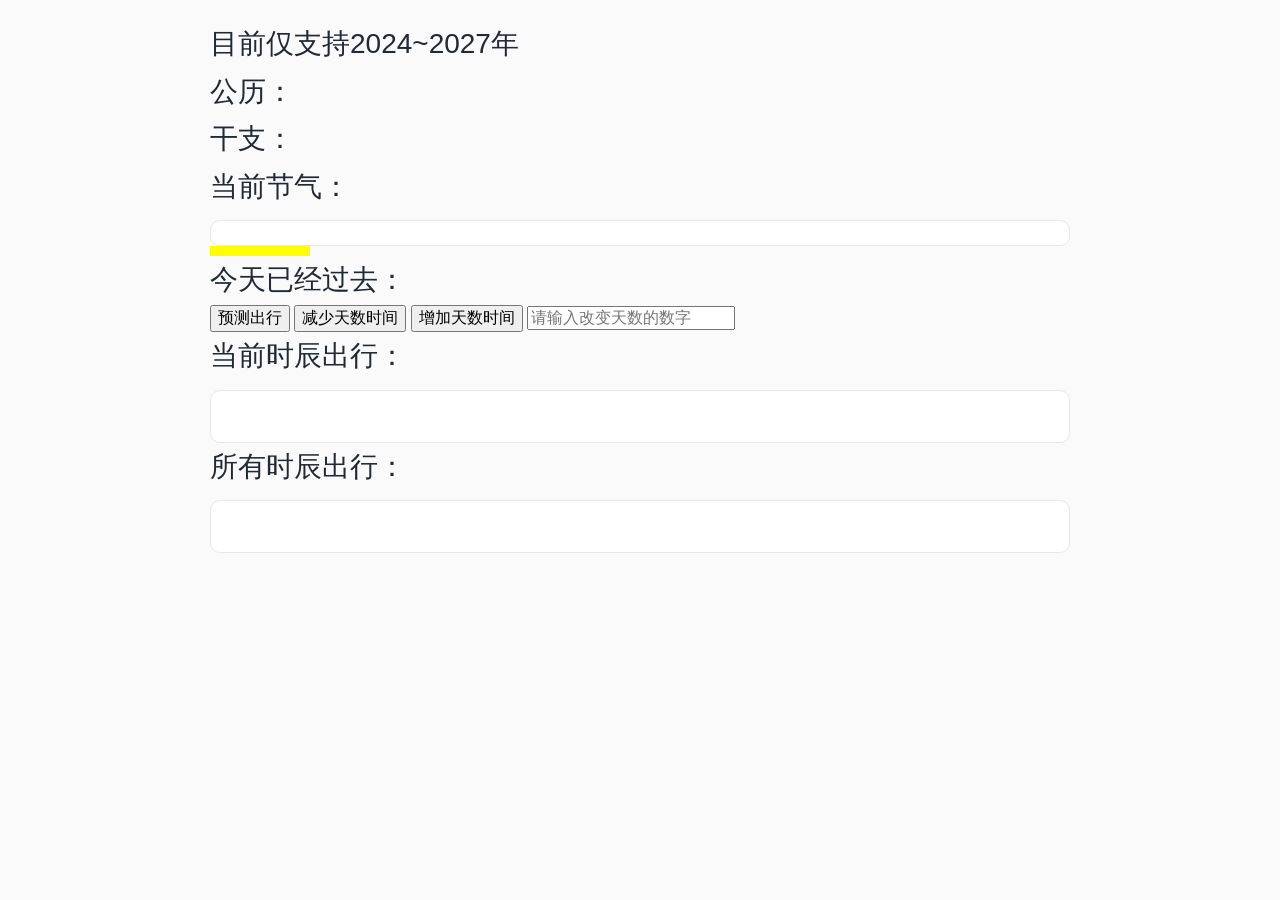
<file: zyhj/yuCeChuXing.html>
<!DOCTYPE html>
<html lang="zh-CN">
<head>
    <meta charset="UTF-8">
    <meta name="viewport" content="width=device-width, initial-scale=1.0">
    <title>出行预测</title>
    <style>
        body {
            font-family: -apple-system, BlinkMacSystemFont, "PingFang SC", "Microsoft YaHei", sans-serif;
            max-width: 860px;
            margin: 0 auto;
            padding: 20px 16px;
            line-height: 1.7;
            color: #1f2937;
            background: #fafafa;
        }
        span {
            font-size: clamp(18px, 5vw, 28px);
        }
        input, select, button {
            font-size: 16px;
            max-width: 100%;
            box-sizing: border-box;
        }
        #chuxingan, #chuxingan1, #DataTime4 {
            display: block;
            white-space: pre-wrap;
            word-break: break-word;
            margin-top: 10px;
            font-size: 15px;
            line-height: 1.8;
            background: #fff;
            border: 1px solid #e5e7eb;
            border-radius: 10px;
            padding: 12px;
        }
        #jindu { border-radius: 6px; }
    </style>
    <script type="text/javascript">
        var dayytz = 0
        var jqsj = new Date()
        var jqsj2 = new Date()
        var dqjq = ""
        window.onload = function () {
            //每1秒刷新时间
            yearGz();
            moonGz();
            dayGz();
            hour();
            setInterval("NowTime()", 1000);
        }
        var daynum = {
            "0": "子",
            "1": "丑",
            "2": "丑",
            "3": "寅",
            "4": "寅",
            "5": "卯",
            "6": "卯",
            "7": "辰",
            "8": "辰",
            "9": "巳",
            "10": "巳",
            "11": "午",
            "12": "午",
            "13": "未",
            "14": "未",
            "15": "申",
            "16": "申",
            "17": "酉",
            "18": "酉",
            "19": "戌",
            "20": "戌",
            "21": "亥",
            "22": "亥",
            "23": "子",
            "24": "子"
        }
        var yeargz = ""
        var daygz = ""
        var moongz = ""
        var hourgz = ""
        var zhi = ['子', '丑', '寅', '卯', '辰', '巳', '午', '未', '申', '酉', '戌', '亥']
        var gan = ['甲', '乙', '丙', '丁', '戊', '己', '庚', '辛', '壬', '癸']
        var ganzhi = ['甲子', '乙丑', '丙寅', '丁卯', '戊辰', '己巳', '庚午', '辛未', '壬申', '癸酉',
            '甲戌', '乙亥', '丙子', '丁丑', '戊寅', '己卯', '庚辰', '辛巳', '壬午', '癸未',
            '甲申', '乙酉', '丙戌', '丁亥', '戊子', '己丑', '庚寅', '辛卯', '壬辰', '癸巳',
            '甲午', '乙未', '丙申', '丁酉', '戊戌', '己亥', '庚子', '辛丑', '壬寅', '癸卯',
            '甲辰', '乙巳', '丙午', '丁未', '戊申', '己酉', '庚戌', '辛亥', '壬子', '癸丑',
            '甲寅', '乙卯', '丙辰', '丁巳', '戊午', '己未', '庚申', '辛酉', '壬戌', '癸亥']
        var jqsjc = {
            "2024": {
                '立春': [1707035220000, 1709605320000],
                '惊蛰': [1709605320000, 1712214120000],
                '清明': [1712214120000, 1714867800000],
                '立夏': [1714867800000, 1717560600000],
                '芒种': [1717560600000, 1720275600000],
                '小暑': [1720275600000, 1722989340000],
                '立秋': [1722989340000, 1725678660000],
                '白露': [1725678660000, 1728327600000],
                '寒露': [1728327600000, 1730931600000],
                '立冬': [1730931600000, 1733498220000],
                '大雪': [1733498220000, 1736110140000],
                '小寒': [1736110140000, 1738591826000]
            },
            "2025": {
                '立春': [1738591826000, 1741162035000],
                '惊蛰': [1741162035000, 1743770914000],
                '清明': [1743770914000, 1746424630000],
                '立夏': [1746424630000, 1749117389000],
                '芒种': [1749117389000, 1751832297000],
                '小暑': [1751832297000, 1754545892000],
                '立秋': [1754545892000, 1757235115000],
                '白露': [1757235115000, 1759884070000],
                '寒露': [1759884070000, 1762488242000],
                '立冬': [1762488242000, 1765055074000],
                '大雪': [1765055074000, 1767601387000],
                '小寒': [1767601387000, 1767601387000]
            },
            "2026": {
                '立春': [1770148925000, 1772719137000],
                '惊蛰': [1772719137000, 1775327997000],
                '清明': [1775327997000, 1777981721000],
                '立夏': [1777981721000, 1780674498000],
                '芒种': [1780674498000, 1783389414000],
                '小暑': [1783389414000, 1786102960000],
                '立秋': [1786102960000, 1788792073000],
                '白露': [1788792073000, 1791440954000],
                '寒露': [1791440954000, 1794045121000],
                '立冬': [1794045121000, 1796611949000],
                '大雪': [1796611949000, 1799158195000],
                '小寒': [1799158195000, 1799158195000]
            },
            "2027": {
                '立春': [1801705596000, 1804275580000],
                '惊蛰': [1804275580000, 1806884209000],
                '清明': [1806884209000, 1809537828000],
                '立夏': [1809537828000, 1812230693000],
                '芒种': [1812230693000, 1814945821000],
                '小暑': [1814945821000, 1817659610000],
                '立秋': [1817659610000, 1820348892000],
                '白露': [1820348892000, 1822997791000],
                '寒露': [1822997791000, 1825601880000],
                '立冬': [1825601880000, 1828168642000],
                '大雪': [1828168642000, 1830714876000],
                '小寒': [1830714876000, 1830714876000]
            }


        }

        var yearmoongz = {
            "甲": {
                "立春": "丙寅",
                "惊蛰": "丁卯",
                "清明": "戊辰",
                "立夏": "己巳",
                "芒种": "庚午",
                "小暑": "辛未",
                "立秋": "壬申",
                "白露": "癸酉",
                "寒露": "甲戌",
                "立冬": "乙亥",
                "大雪": "丙子",
                "小寒": "丁丑"
            },
            "乙": {
                "立春": "戊寅",
                "惊蛰": "己卯",
                "清明": "庚辰",
                "立夏": "辛巳",
                "芒种": "壬午",
                "小暑": "癸未",
                "立秋": "甲申",
                "白露": "乙酉",
                "寒露": "丙戌",
                "立冬": "丁亥",
                "大雪": "戊子",
                "小寒": "己丑",
            },
            "丙": {
                "立春": "庚寅",
                "惊蛰": "辛卯",
                "清明": "壬辰",
                "立夏": "癸巳",
                "芒种": "甲午",
                "小暑": "乙未",
                "立秋": "丙申",
                "白露": "丁酉",
                "寒露": "戊戌",
                "立冬": "己亥",
                "大雪": "庚子",
                "小寒": "辛丑"
            },
            "丁": {
                "立春": "壬寅",
                "惊蛰": "癸卯",
                "清明": "甲辰",
                "立夏": "乙巳",
                "芒种": "丙午",
                "小暑": "丁未",
                "立秋": "戊申",
                "白露": "己酉",
                "寒露": "庚戌",
                "立冬": "辛亥",
                "大雪": "壬子",
                "小寒": "癸丑"
            },
            "戊": {
                "立春": "甲寅",
                "惊蛰": "乙卯",
                "清明": "丙辰",
                "立夏": "丁巳",
                "芒种": "戊午",
                "小暑": "己未",
                "立秋": "庚申",
                "白露": "辛酉",
                "寒露": "壬戌",
                "立冬": "癸亥",
                "大雪": "甲子",
                "小寒": "乙丑"
            },
            "己": {
                "立春": "丙寅",
                "惊蛰": "丁卯",
                "清明": "戊辰",
                "立夏": "己巳",
                "芒种": "庚午",
                "小暑": "辛未",
                "立秋": "壬申",
                "白露": "癸酉",
                "寒露": "甲戌",
                "立冬": "乙亥",
                "大雪": "丙子",
                "小寒": "丁丑"
            },
            "庚": {
                "立春": "戊寅",
                "惊蛰": "己卯",
                "清明": "庚辰",
                "立夏": "辛巳",
                "芒种": "壬午",
                "小暑": "癸未",
                "立秋": "甲申",
                "白露": "乙酉",
                "寒露": "丙戌",
                "立冬": "丁亥",
                "大雪": "戊子",
                "小寒": "己丑",
            },
            "辛": {
                "立春": "庚寅",
                "惊蛰": "辛卯",
                "清明": "壬辰",
                "立夏": "癸巳",
                "芒种": "甲午",
                "小暑": "乙未",
                "立秋": "丙申",
                "白露": "丁酉",
                "寒露": "戊戌",
                "立冬": "己亥",
                "大雪": "庚子",
                "小寒": "辛丑"
            },
            "壬": {
                "立春": "壬寅",
                "惊蛰": "癸卯",
                "清明": "甲辰",
                "立夏": "乙巳",
                "芒种": "丙午",
                "小暑": "丁未",
                "立秋": "戊申",
                "白露": "己酉",
                "寒露": "庚戌",
                "立冬": "辛亥",
                "大雪": "壬子",
                "小寒": "癸丑"
            },
            "癸": {
                "立春": "甲寅",
                "惊蛰": "乙卯",
                "清明": "丙辰",
                "立夏": "丁巳",
                "芒种": "戊午",
                "小暑": "己未",
                "立秋": "庚申",
                "白露": "辛酉",
                "寒露": "壬戌",
                "立冬": "癸亥",
                "大雪": "甲子",
                "小寒": "乙丑"
            },
        }

        var dayhourgz = {
            "甲": {
                "子": "甲子",
                "丑": "乙丑",
                "寅": "丙寅",
                "卯": "丁卯",
                "辰": "戊辰",
                "巳": "己巳",
                "午": "庚午",
                "未": "辛未",
                "申": "壬申",
                "酉": "癸酉",
                "戌": "甲戌",
                "亥": "乙亥",
            },
            "乙": {
                "子": "丙子",
                "丑": "丁丑",
                "寅": "戊寅",
                "卯": "己卯",
                "辰": "庚辰",
                "巳": "辛巳",
                "午": "壬午",
                "未": "癸未",
                "申": "甲申",
                "酉": "乙酉",
                "戌": "丙戌",
                "亥": "丁亥",
            },
            "丙": {
                "子": "戊子",
                "丑": "己丑",
                "寅": "庚寅",
                "卯": "辛卯",
                "辰": "壬辰",
                "巳": "癸巳",
                "午": "甲午",
                "未": "乙未",
                "申": "丙申",
                "酉": "丁酉",
                "戌": "戊戌",
                "亥": "己亥",
            },
            "丁": {
                "子": "庚子",
                "丑": "辛丑",
                "寅": "壬寅",
                "卯": "癸卯",
                "辰": "甲辰",
                "巳": "乙巳",
                "午": "丙午",
                "未": "丁未",
                "申": "戊申",
                "酉": "己酉",
                "戌": "庚戌",
                "亥": "辛亥",
            },
            "戊": {
                "子": "壬子",
                "丑": "癸丑",
                "寅": "甲寅",
                "卯": "乙卯",
                "辰": "丙辰",
                "巳": "丁巳",
                "午": "戊午",
                "未": "己未",
                "申": "庚申",
                "酉": "辛酉",
                "戌": "壬戌",
                "亥": "癸亥",
            },
            "己": {
                "子": "甲子",
                "丑": "乙丑",
                "寅": "丙寅",
                "卯": "丁卯",
                "辰": "戊辰",
                "巳": "己巳",
                "午": "庚午",
                "未": "辛未",
                "申": "壬申",
                "酉": "癸酉",
                "戌": "甲戌",
                "亥": "乙亥",
            },
            "庚": {
                "子": "丙子",
                "丑": "丁丑",
                "寅": "戊寅",
                "卯": "己卯",
                "辰": "庚辰",
                "巳": "辛巳",
                "午": "壬午",
                "未": "癸未",
                "申": "甲申",
                "酉": "乙酉",
                "戌": "丙戌",
                "亥": "丁亥",
            },
            "辛": {
                "子": "戊子",
                "丑": "己丑",
                "寅": "庚寅",
                "卯": "辛卯",
                "辰": "壬辰",
                "巳": "癸巳",
                "午": "甲午",
                "未": "乙未",
                "申": "丙申",
                "酉": "丁酉",
                "戌": "戊戌",
                "亥": "己亥",
            },
            "壬": {
                "子": "庚子",
                "丑": "辛丑",
                "寅": "壬寅",
                "卯": "癸卯",
                "辰": "甲辰",
                "巳": "乙巳",
                "午": "丙午",
                "未": "丁未",
                "申": "戊申",
                "酉": "己酉",
                "戌": "庚戌",
                "亥": "辛亥",
            },
            "癸": {
                "子": "壬子",
                "丑": "癸丑",
                "寅": "甲寅",
                "卯": "乙卯",
                "辰": "丙辰",
                "巳": "丁巳",
                "午": "戊午",
                "未": "己未",
                "申": "庚申",
                "酉": "辛酉",
                "戌": "壬戌",
                "亥": "癸亥",
            },
        }

        function yearGz() {
            var time1 = new Date();
            var timestamp = time1.getTime()
            timestamp += dayytz * 24 * 60 * 60 * 1000
            var time = new Date(timestamp)
            var year = time.getFullYear();
            var ygz_id = (year - 4) % 60
            yeargz = ganzhi[ygz_id]
        }

        function moonGz() {
            // 获取节气月份干支
            var time1 = new Date();
            var timestamp = time1.getTime()
            timestamp += dayytz * 24 * 60 * 60 * 1000
            var time = new Date(timestamp)
            var newtimec = time.getTime();
            var year = time.getFullYear();
            if (newtimec >= jqsjc[String(year)]["立春"][0]) {
                yearnl = year
            }
            if (newtimec < jqsjc[String(year)]["立春"][0]) {
                yearnl = year - 1
            }
            dnjqsjc = jqsjc[String(yearnl)]
            for (var i in dnjqsjc) {
                if (newtimec <= dnjqsjc[i][1] && newtimec >= dnjqsjc[i][0]) {
                    dqjq = i;
                    jqsj = new Date(dnjqsjc[i][0]);
                    jqsj2 = new Date(dnjqsjc[i][1]);
                    moongz = yearmoongz[yeargz[0]][i];
                }
            }
        }

        function dayGz() {
            var gan = {
                "0": "己",
                "1": "庚",
                "2": "辛",
                "3": "壬",
                "4": "癸",
                "5": "甲",
                "6": "乙",
                "7": "丙",
                "8": "丁",
                "9": "戊",
            }
            var zhi = {
                "0": "巳", "1": "午", "2": "未", "3": "申", "4": "酉", "5": "戌", "6": "亥", "7": "子", "8": "丑", "9": "寅",
                "10": "卯", "11": "辰",
            }
            var time1 = new Date();
            var timestamp = time1.getTime()
            timestamp += dayytz * 24 * 60 * 60 * 1000
            var time = new Date(timestamp)
            var timestamp1 = Math.round(time.getTime() / 1000).toString();
            var day = (timestamp1 - 1652630400) / 60 / 60 / 24
            day = Math.floor(day)
            var dayg = ""
            var dayz = ""
            console.log(day)
            if (day >= 10) {
                dayg = day % 10
            } else if (day < 10) {
                dayg = day

            }
            if (day >= 12) {
                dayz = day % 12
            } else if (day < 12) {
                dayz = day
            }
            var dgz = gan[dayg] + zhi[dayz];
            daygz = dgz;
        }

        function hour() {
            var time1 = new Date();
            var timestamp = time1.getTime()
            timestamp += dayytz * 24 * 60 * 60 * 1000
            var h = new Date(timestamp).getHours();
            var hz = daynum[String(h)];
            hourgz = dayhourgz[daygz[0]][hz];
        }

        function minGz(min) {
            var mgz_id = (min + 59) % 60
            var mgz = ganzhi[mgz_id]
            return mgz;
        }

        function secGz(sec) {
            var sgz_id = (sec + 59) % 60
            var sgz = ganzhi[sgz_id]
            return sgz;

        }

        function NowTime() {

            //获取年月日
            var time1 = new Date();
            var timestamp = time1.getTime()
            timestamp += dayytz * 24 * 60 * 60 * 1000
            var time = new Date(timestamp)
            var year = time.getFullYear();
            var month = time.getMonth() + 1;
            var day = time.getDate();

            //获取时分秒
            var h = time.getHours();
            var m = time.getMinutes();
            var s = time.getSeconds();
            if (m == 0) {
                hour();
            }


            // 检查是否小于10
            h = check(h);
            // m=check(m);
            // s=check(s);

            // 给标签的html赋值
            tp = ((h * 60 * 60 + m * 60 + s) / 86400 * 100).toFixed(2)
            //'今天已经过去：' + tp + '%';
            var m1 = minGz(m);
            var s1 = secGz(s);
            document.getElementById('DataTime').innerHTML = tp + '%';
            document.getElementById('jindu').style.width = String(tp + '%');
            document.getElementById('DataTime2').innerHTML = year + "年" + month + "月" + day + "日  " + h + ":" + m + ":" + s;
            document.getElementById('DataTime3').innerHTML = yeargz + " " + moongz + " " + daygz + " " + hourgz + " " + m1 + " " + s1;
            document.getElementById('DataTime4').innerHTML = dqjq + "：" + String(jqsj.getFullYear()) + "年" + String(jqsj.getMonth() + 1) + "月" + String(jqsj.getDate()) + "日  " + String(jqsj.getHours()) + ":" + String(jqsj.getMinutes()) + ":" + String(jqsj.getSeconds()) + "---" + String(jqsj2.getFullYear()) + "年" + String(jqsj2.getMonth() + 1) + "月" + String(jqsj2.getDate()) + "日  " + String(jqsj2.getHours()) + ":" + String(jqsj2.getMinutes()) + ":" + String(jqsj2.getSeconds());
            // document.getElementById('DataTime4').innerHTML = String(new Date().getFullYear())+ "年" +String(new Date().getMonth()+1)+ "月" +String(new Date().getDate())+  "日  " +String(new Date().getHours())+ ":" +String(new Date().getMinutes())+ ":" +String(new Date().getSeconds());
        }

        //时间数字小于10，则在之前加个“0”补位。
        function check(i) {
            //三元运算
            var num;
            i < 10 ? num = "0" + i : num = i;
            return num;
        }

        function zjyt() {
            var daynu = document.getElementById("gbts").value;
            if (daynu != "") {
                dayytz = dayytz + parseInt(daynu)
                yearGz();
                moonGz();
                dayGz();
                hour();
            }
            else {
                alert("请输入修改时间天数。");
            }

        }

        function jsyt() {
            var daynu = document.getElementById("gbts").value;
            if (daynu != "") {
                dayytz = dayytz - parseInt(daynu)
                yearGz();
                moonGz();
                dayGz();
                hour();
            }
            else {
                alert("请输入修改时间天数。");
            }
        }

        function chuxingf() {
            var dzz = {'子': 9, '丑': 8, '寅': 7, '卯': 6, '辰': 5, '巳': 4, '午': 9, '未': 8, '申': 7, '酉': 6, '戌': 5, '亥': 4};
            var tgg = {"甲": 9, '乙': 8, '丙': 7, '丁': 6, '戊': 5, '己': 9, '庚': 8, '辛': 7, '壬': 6, '癸': 5};
            // var xiong = [14, 17, 19, 20, 23, 27]
            // var jinum = [13, 15, 16, 18, 21, 22, 24, 25, 26]
            var duan = {
                '13': '十三数吉：十三遁甲见阴阳，西方乾宫老妇娘，手执棉布将小女，此时有应主亨昌。\n作事出门，推合阴阳，营谋嫁娶，起造营昌，子孙官贵，禄遇时良。',
                '14': '十四数凶：遁甲具十四，东北有人至，白马或青驴，弓箭身穿紫。\n有人着紫，或是皂衣，前有大坑，后有白虎，凶恶相及，不宜嫁娶，休去远行，凡是遇难。',
                '15': '十五数吉：南方有少女，牵牛抱婴孩，东方车与马，更有男赶来。\n日月在前，光明丽天，驷马时从，千事皆好，非但殡葬，宜亦修造。',
                '16': '十六数吉：（如有妇人到，主大升官，得委诀。）东北有禽裴，西北白色衣，老人持仗撅，脱却西黄衣。\n山遇财珍，兼逢酒食，营谋起造，必遇贵人，交易婚姻，得宜获福。',
                '17': '十七数凶：南方风雨云，西方中服于，两个驾车人，十七必逢是。\n死尸在前，病符在后，营谋嫁娶，所求灾咎，若遇此时，不获良久。',
                '18': '十八数吉：南方有少妇，犬子与青驴，东方忽见行，克应必无疑。\n不宜嫁娶，万事吉昌，若遇此时，必要升官。',
                '19': '十九数凶：鸦鹊并弓弩，钢铁东方舞，更有着白衣，西方唤驴狗。\n俱是凶兆，不是吉祥，故难推动，守静为良。',
                '20': '二十数凶：北方有人驴，乾坤僧道尼，屠赶猪羊去，诸凶必应之。\n前有津梁，后有猪羊，若遇此时，万事俱秧。',
                '21': '二十一数吉：东方有孝子，更有妇人逢，老人执仗板，西北应乾宫。\n此时所游，青云上盖，万事吉昌，不敢移动。',
                '22': '二十二数吉：求乞持仗子，西方鼓笛声，坤兑应皆奇，提笼有妇人。\n乘车驾马，携酒相看，万事皆吉，必遇平安。',
                '23': '二十三数凶：男妇携宝剑，南方执铁瓶，文字并猪羊，毁骂病迎门。\n万事重叠，难子远行，动则遇侵，静则安宁。',
                '24': '二十四数吉：南方送福仙，少女手执钱，兑宫羊又至，物色黑青缠。\n飞鸟在前，玉士在后，则见长官，婚嫁无咎。',
                '25': '二十五数吉：驴子共猿狲，南方有妇人，西方老人至，克应最为灵。\n见四足物，百事称心，出逢长者，更遇知音。',
                '26': '二十六数吉：北方公文行，南方小儿啼，子孙封官禄，大吉不须疑。\n以上诸时，此时最吉，但试其事，万无一失。',
                '27': '二十七数凶：台马共紫驴，西方一骑出。\n以上诸数，此数最恶，先贤详看，明应不错。'
            }
            var zhi_time = {
                "子时": "23:00-00:59", "丑时": "01:00-02:59", "寅时": "03:00-04:59", "卯时": "05:00-06:59",
                "辰时": "07:00-08:59", "巳时": "09:00-10:59", "午时": "11:00-12:59", "未时": "13:00-14:59",
                "申时": "15:00-16:59", "酉时": "17:00-18:59", "戌时": "19:00-20:59", "亥时": "21:00-22:59",
            }

            // var x = [];
            // var ji = [];
            // var h = new Date().getHours();
            var time1 = new Date();
            var timestamp = time1.getTime();
            timestamp += dayytz * 24 * 60 * 60 * 1000
            var h = new Date(timestamp).getHours();
            var a = tgg[daygz[0]];
            var b = dzz[daygz[1]];
            var c = dzz[daynum[String(h)]];
            var nums = a + b + c;
            document.getElementById("chuxingan").innerText = daygz + '日' + daynum[String(h)] + '时' + zhi_time[daynum[String(h)] + '时'] + '：\n' + duan[String(nums)];
            var stt = "\n"
            for (var i in dzz) {
                var cc = dzz[i]
                var numss = a + b + cc;
                stt = stt + daygz + '日' + i + '时' + zhi_time[i + '时'] + '：\n' + duan[String(numss)] + "\n\n"
            }
            document.getElementById("chuxingan1").innerText = stt;
        }

    </script>
</head>
<body>
<view>
    <div>
        <span>目前仅支持2024~2027年</span>
        <br>
        <span>公历：</span><span id="DataTime2"></span>
        <br>
        <span>干支：</span><span id="DataTime3"></span>
        <br>
        <span>当前节气：</span><span id="DataTime4"></span>
        <div>
            <div style="width: 100px;height: 10px;background-color: yellow">
                <div style="width: 0%;height: 100%;background-color: green" id="jindu"></div>
            </div>
            <span>今天已经过去：</span><span id="DataTime"></span>
        </div>
        <div>
            <button onclick="chuxingf()">预测出行</button>
            <button onclick="jsyt()">减少天数时间</button>
            <button onclick="zjyt()">增加天数时间</button>
            <input id="gbts" placeholder="请输入改变天数的数字" oninput="value=value.replace(/[^\d]/g,'')" maxlength="7"/>

        </div>
        <div>
            <span>当前时辰出行：</span><span id="chuxingan"> </span>
        </div>
        <div>
            <span>所有时辰出行：</span><span id="chuxingan1"> </span>
        </div>
    </div>
</view>
</body>
</html>
</file>
<file: assets/css/style.css>
:root{
  --bg:#f1f5f9;
  --card:#ffffff;
  --ink:#0f172a;
  --muted:#64748b;
  --line:#e2e8f0;
  --primary:#2563eb;
  --primary-d:#1d4ed8;
  --save:#0d9488;
  --save-d:#0f766e;
  --danger:#dc2626;
  --bar:#1e293b;
  --shadow:0 1px 3px rgba(15,23,42,.08),0 6px 18px rgba(15,23,42,.06);
}
*{box-sizing:border-box;-webkit-tap-highlight-color:transparent;}
[hidden]{display:none !important;}
html,body{margin:0;padding:0;height:100%;}
body{
  font-family:-apple-system,BlinkMacSystemFont,"Segoe UI","PingFang SC","Microsoft YaHei",sans-serif;
  background:var(--bg);color:var(--ink);
  overscroll-behavior:none;
}
#app{display:flex;flex-direction:column;min-height:100vh;}

/* 顶部栏 */
.topbar{
  position:sticky;top:0;z-index:20;
  display:flex;align-items:center;justify-content:space-between;
  padding:calc(env(safe-area-inset-top) + 12px) 16px 12px;
  background:var(--bar);color:#fff;
}
.brand{display:flex;align-items:center;gap:8px;font-weight:700;font-size:17px;}
.brand-mark{font-size:20px;color:#38bdf8;}
.topbar-hint{font-size:11px;color:#94a3b8;}
.topbar-right{display:flex;align-items:center;gap:10px;}
.help-btn{width:30px;height:30px;border-radius:50%;border:1px solid rgba(255,255,255,.35);background:rgba(255,255,255,.12);color:#fff;font-size:16px;font-weight:700;cursor:pointer;line-height:1;display:flex;align-items:center;justify-content:center;}
.help-btn:active{background:rgba(255,255,255,.25);}

/* 页面 */
.pages{flex:1;padding:14px 14px 90px;max-width:760px;width:100%;margin:0 auto;}
.page{display:flex;flex-direction:column;gap:14px;}

/* 卡片 */
.card{background:var(--card);border-radius:16px;padding:16px;box-shadow:var(--shadow);}
.field{display:flex;flex-direction:column;gap:6px;margin-bottom:12px;}
.field label{font-size:13px;color:var(--muted);font-weight:600;}
.field input{
  border:1px solid var(--line);border-radius:10px;
  padding:11px 12px;font-size:15px;background:#fff;color:var(--ink);
  outline:none;transition:border-color .15s;
}
.field input:focus{border-color:var(--primary);}
.field.small{margin-bottom:0;flex:1;}
.vs-row{display:flex;gap:12px;margin-bottom:12px;align-items:center;}

/* 方程行 */
.eq-list{display:flex;flex-direction:column;gap:10px;margin-bottom:10px;}
.eq-row{display:flex;align-items:center;gap:8px;background:#f8fafc;border:1px solid var(--line);border-radius:12px;padding:8px 10px;}
.eq-dot{width:16px;height:16px;border-radius:50%;flex:0 0 auto;border:2px solid #fff;box-shadow:0 0 0 1px var(--line);}
.eq-row input{flex:1;border:none;background:transparent;font-size:15px;color:var(--ink);outline:none;min-width:0;}
.eq-del{border:none;background:transparent;color:var(--danger);font-size:18px;padding:4px 8px;cursor:pointer;}

/* 符号面板 */
.palette-title{font-size:13px;color:var(--muted);font-weight:600;margin:6px 0 8px;}
.palette{display:flex;flex-wrap:wrap;gap:8px;}
.pal{
  border:1px solid var(--line);background:#fff;border-radius:10px;
  padding:9px 0;min-width:46px;flex:1 0 auto;text-align:center;
  font-size:15px;color:var(--ink);cursor:pointer;user-select:none;
  transition:transform .08s,background .12s;
}
.pal:active{transform:scale(.94);background:#eff6ff;}
.pal.fn{color:var(--primary);font-weight:600;}
.pal.var{font-style:italic;color:#7c3aed;font-weight:700;}
.pal.op{background:#eef2f7;color:#0f172a;}

/* 视图设置 */
.view-settings{margin-top:6px;border-top:1px dashed var(--line);padding-top:12px;}
.checkbox{display:flex;align-items:center;gap:8px;font-size:14px;color:var(--ink);cursor:pointer;}
.checkbox input{width:18px;height:18px;accent-color:var(--primary);}

/* 按钮 */
.btn{border:none;border-radius:12px;padding:12px 16px;font-size:15px;font-weight:600;cursor:pointer;transition:filter .12s,transform .08s;}
.btn:active{transform:scale(.97);}
.btn-block{width:100%;}
.btn-primary{background:var(--primary);color:#fff;}
.btn-primary:active{filter:brightness(.95);}
.btn-save{background:var(--save);color:#fff;}
.btn-ghost{background:#eef2f7;color:var(--ink);}
.btn-danger{background:var(--danger);color:#fff;}
.btn-row{display:flex;gap:10px;margin-top:14px;}
.btn-row .btn{flex:1;}

/* 绘图区 */
.plot-card{padding:12px;}
.plot-wrap{width:100%;background:#fff;border:1px solid var(--line);border-radius:12px;overflow:hidden;}
#plot{display:block;width:100%;height:auto;touch-action:none;}
.plot-status{margin-top:10px;font-size:13px;color:var(--muted);text-align:center;min-height:18px;}

/* 导航 */
.tabbar{
  position:fixed;left:0;right:0;bottom:0;z-index:30;
  display:flex;background:var(--card);
  border-top:1px solid var(--line);
  padding:6px 0 calc(env(safe-area-inset-bottom) + 6px);
  box-shadow:0 -2px 12px rgba(15,23,42,.06);
}
.tab{flex:1;display:flex;flex-direction:column;align-items:center;gap:3px;border:none;background:transparent;color:var(--muted);cursor:pointer;padding:6px 0;}
.tab-ico{font-size:20px;line-height:1;}
.tab-txt{font-size:11px;}
.tab.active{color:var(--primary);}
.tab.active .tab-ico{color:var(--primary);}

/* 数据页 */
.data-head{display:flex;align-items:center;justify-content:space-between;margin-bottom:12px;}
.data-head h2{font-size:17px;margin:0;}
.data-count{font-size:13px;color:var(--muted);}
.data-list{display:flex;flex-direction:column;gap:10px;}
.data-item{border:1px solid var(--line);border-radius:12px;padding:12px;background:#f8fafc;}
.data-item .di-name{font-weight:700;font-size:15px;margin-bottom:6px;display:flex;align-items:center;gap:8px;}
.data-item .di-expr{font-size:13px;color:var(--muted);font-family:ui-monospace,SFMono-Regular,Menlo,monospace;word-break:break-all;}
.data-item .di-meta{font-size:11px;color:#94a3b8;margin-top:6px;}
.di-actions{display:flex;gap:8px;margin-top:10px;}
.di-actions .btn{flex:1;padding:9px 10px;font-size:13px;}
.empty-tip{color:var(--muted);font-size:14px;text-align:center;padding:30px 10px;line-height:1.6;}

/* 关于 */
.about-text{font-size:14px;line-height:1.7;color:var(--ink);}
.about-list{font-size:14px;line-height:1.7;color:var(--ink);padding-left:20px;}
.about-list code{background:#f1f5f9;padding:1px 6px;border-radius:6px;font-size:13px;}
.about-ver{font-size:12px;color:var(--muted);margin-top:14px;}

/* 弹层 */
.sheet-mask{position:fixed;inset:0;z-index:50;background:rgba(15,23,42,.45);display:flex;align-items:flex-end;justify-content:center;}
.sheet{background:#fff;width:100%;max-width:480px;border-radius:18px 18px 0 0;padding:20px 18px calc(env(safe-area-inset-bottom) + 18px);animation:up .18s ease;}
@keyframes up{from{transform:translateY(20px);opacity:.6}to{transform:none;opacity:1}}
.sheet-title{font-size:17px;font-weight:700;margin-bottom:10px;}
.sheet-body{font-size:14px;color:var(--muted);line-height:1.6;margin-bottom:16px;}
.sheet-body p{margin:0 0 10px;}
.sheet-body p:last-child{margin-bottom:0;}
.sheet-body code{background:#f1f5f9;padding:1px 6px;border-radius:6px;font-size:13px;color:#0f172a;}
.sheet-actions{display:flex;gap:10px;}
.sheet-actions .btn{flex:1;}

/* 桌面端：内容容器加宽并居中，绘图更舒展 */
@media (min-width:760px){
  .pages{max-width:960px;}
}
</file>
<file: assets/css/home.css>
/* 主页导航（启动台）样式 */
.pages{padding-top:14px;}
.home-intro{font-size:13px;color:var(--muted);line-height:1.6;margin:0 4px 16px;}

.app-grid{display:grid;grid-template-columns:repeat(2,1fr);gap:14px;}
.app-grid.manage .app-card{border:2px dashed #cbd5e1;}

.app-card{position:relative;background:var(--card);border-radius:16px;padding:18px 12px;box-shadow:var(--shadow);
  display:flex;flex-direction:column;align-items:center;justify-content:center;gap:10px;
  cursor:pointer;text-align:center;transition:transform .08s;min-height:104px;}
.app-card:active{transform:scale(.97);}

.app-ico{width:52px;height:52px;border-radius:15px;
  background:linear-gradient(135deg,#2563eb,#38bdf8);color:#fff;
  display:flex;align-items:center;justify-content:center;font-size:26px;line-height:1;}
.app-name{font-size:15px;font-weight:600;color:var(--ink);word-break:break-all;}
.app-url{font-size:11px;color:#94a3b8;max-width:100%;overflow:hidden;text-overflow:ellipsis;white-space:nowrap;}

.app-del{position:absolute;top:6px;right:6px;width:24px;height:24px;border-radius:50%;
  border:none;background:var(--danger);color:#fff;font-size:16px;line-height:1;padding:0;
  display:none;align-items:center;justify-content:center;cursor:pointer;}
.app-grid.manage .app-del{display:flex;}

.help-btn.active{background:var(--primary);border-color:var(--primary);}

.toast{position:fixed;left:50%;top:64px;transform:translateX(-50%);background:#0f172a;color:#fff;
  padding:10px 16px;border-radius:10px;font-size:13px;z-index:80;box-shadow:0 6px 20px rgba(0,0,0,.2);}
</file>
<file: ziyuan/styles.css>
/* 字源 — 汉字介绍模版
   视觉方向：青墨纸色 · 青绿点缀 · 书法大字为主视觉 */

:root {
  --ink: #1c2422;
  --ink-soft: #3d4a46;
  --mist: #d8e4df;
  --paper: #eef3f0;
  --paper-deep: #e2ebe6;
  --jade: #1f6b57;
  --jade-deep: #0f4336;
  --lacquer: #8b2e2e;
  --line: rgba(28, 36, 34, 0.12);
  --shadow: rgba(15, 67, 54, 0.08);
  --font-display: "Ma Shan Zheng", "ZCOOL XiaoWei", cursive;
  --font-title: "ZCOOL XiaoWei", "Noto Serif SC", serif;
  --font-body: "Noto Serif SC", "Songti SC", serif;
  --ease: cubic-bezier(0.22, 1, 0.36, 1);
}

*,
*::before,
*::after {
  box-sizing: border-box;
}

html {
  scroll-behavior: smooth;
}

body {
  margin: 0;
  min-height: 100vh;
  color: var(--ink);
  font-family: var(--font-body);
  font-size: 1.05rem;
  line-height: 1.75;
  background:
    radial-gradient(ellipse 80% 50% at 10% 0%, rgba(31, 107, 87, 0.08), transparent 55%),
    radial-gradient(ellipse 60% 40% at 90% 20%, rgba(139, 46, 46, 0.05), transparent 50%),
    linear-gradient(165deg, var(--paper) 0%, var(--mist) 48%, var(--paper-deep) 100%);
  overflow-x: hidden;
}

.ink-wash {
  position: fixed;
  inset: 0;
  pointer-events: none;
  z-index: 0;
  opacity: 0.35;
  background-image:
    url("data:image/svg+xml,%3Csvg xmlns='http://www.w3.org/2000/svg' width='120' height='120'%3E%3Cfilter id='n'%3E%3CfeTurbulence type='fractalNoise' baseFrequency='0.9' numOctaves='3' stitchTiles='stitch'/%3E%3C/filter%3E%3Crect width='120' height='120' filter='url(%23n)' opacity='0.4'/%3E%3C/svg%3E");
  mix-blend-mode: multiply;
}

.site-header,
main,
.site-footer {
  position: relative;
  z-index: 1;
}

.site-header {
  display: flex;
  align-items: center;
  justify-content: space-between;
  gap: 1.5rem;
  padding: 1.25rem clamp(1.25rem, 4vw, 3rem);
  border-bottom: 1px solid var(--line);
  backdrop-filter: blur(8px);
  background: rgba(238, 243, 240, 0.72);
}

.brand {
  font-family: var(--font-title);
  font-size: 1.55rem;
  letter-spacing: 0.18em;
  color: var(--jade-deep);
  text-decoration: none;
}

.char-nav {
  display: flex;
  flex-wrap: wrap;
  gap: 0.35rem 0.5rem;
  justify-content: flex-end;
}

.char-nav button {
  appearance: none;
  border: none;
  background: transparent;
  font-family: var(--font-display);
  font-size: 1.45rem;
  line-height: 1;
  padding: 0.35rem 0.55rem;
  color: var(--ink-soft);
  cursor: pointer;
  border-bottom: 2px solid transparent;
  transition: color 0.3s var(--ease), border-color 0.3s var(--ease), transform 0.3s var(--ease);
}

.char-nav button:hover {
  color: var(--jade);
  transform: translateY(-2px);
}

.char-nav button.is-active {
  color: var(--jade-deep);
  border-bottom-color: var(--jade);
}

/* —— Hero：一屏一构图 —— */
.hero {
  display: grid;
  grid-template-columns: 1.05fr 0.95fr;
  align-items: end;
  min-height: calc(100vh - 4.5rem);
  padding: clamp(2rem, 6vw, 5rem) clamp(1.25rem, 4vw, 3rem) clamp(3rem, 8vw, 6rem);
  gap: clamp(1.5rem, 4vw, 3rem);
  overflow: hidden;
}

.hero-copy {
  max-width: 28rem;
  animation: rise 0.9s var(--ease) both;
}

.brand-mark {
  margin: 0 0 0.75rem;
  font-family: var(--font-title);
  font-size: clamp(2.4rem, 5vw, 3.6rem);
  letter-spacing: 0.28em;
  color: var(--jade-deep);
  line-height: 1.1;
}

.hero-char {
  margin: 0;
  font-family: var(--font-display);
  font-size: clamp(5.5rem, 14vw, 9.5rem);
  font-weight: 400;
  line-height: 0.9;
  color: var(--ink);
  letter-spacing: 0.04em;
}

.hero-lead {
  margin: 1.25rem 0 2rem;
  color: var(--ink-soft);
  font-size: 1.05rem;
  max-width: 22rem;
}

.hero-actions {
  display: flex;
  flex-wrap: wrap;
  gap: 0.75rem 1rem;
}

.btn {
  display: inline-flex;
  align-items: center;
  justify-content: center;
  padding: 0.7rem 1.35rem;
  font-family: var(--font-body);
  font-size: 0.95rem;
  letter-spacing: 0.08em;
  text-decoration: none;
  border: 1px solid transparent;
  cursor: pointer;
  transition: background 0.3s var(--ease), color 0.3s var(--ease), border-color 0.3s var(--ease), transform 0.3s var(--ease);
}

.btn.primary {
  background: var(--jade-deep);
  color: #f4f8f6;
}

.btn.primary:hover {
  background: var(--jade);
  transform: translateY(-1px);
}

.btn.ghost {
  background: transparent;
  color: var(--ink);
  border-color: var(--line);
}

.btn.ghost:hover {
  border-color: var(--jade);
  color: var(--jade-deep);
}

.btn.speak {
  background: transparent;
  color: var(--jade-deep);
  border-color: rgba(31, 107, 87, 0.35);
  padding: 0.45rem 1rem;
}

.btn.speak:hover {
  background: rgba(31, 107, 87, 0.08);
}

.hero-glyph {
  position: relative;
  display: flex;
  align-items: flex-end;
  justify-content: flex-end;
  min-height: 18rem;
}

.glyph-shadow {
  font-family: var(--font-display);
  font-size: clamp(12rem, 32vw, 22rem);
  line-height: 0.75;
  color: transparent;
  -webkit-text-stroke: 1.5px rgba(15, 67, 54, 0.18);
  user-select: none;
  animation: drift 1.2s var(--ease) 0.15s both;
}

/* —— 内容区 —— */
.panel {
  padding: clamp(3rem, 8vw, 5.5rem) clamp(1.25rem, 4vw, 3rem);
  border-top: 1px solid var(--line);
}

.panel-head {
  margin-bottom: 2.25rem;
  max-width: 36rem;
}

.panel-head h2 {
  margin: 0 0 0.4rem;
  font-family: var(--font-title);
  font-size: clamp(1.75rem, 3vw, 2.25rem);
  font-weight: 400;
  letter-spacing: 0.12em;
  color: var(--jade-deep);
}

.panel-head p {
  margin: 0;
  color: var(--ink-soft);
  font-size: 0.98rem;
}

.analysis-grid {
  display: grid;
  grid-template-columns: minmax(12rem, 16rem) 1fr;
  gap: clamp(2rem, 5vw, 4rem);
  align-items: start;
}

.meta-list {
  margin: 0;
  padding: 0;
  display: grid;
  gap: 1.15rem;
}

.meta-list > div {
  padding-bottom: 1rem;
  border-bottom: 1px solid var(--line);
}

.meta-list dt {
  font-size: 0.78rem;
  letter-spacing: 0.16em;
  color: var(--jade);
  margin-bottom: 0.25rem;
}

.meta-list dd {
  margin: 0;
  font-size: 1.15rem;
  color: var(--ink);
}

.prose h3 {
  margin: 0 0 0.5rem;
  font-family: var(--font-title);
  font-size: 1.2rem;
  font-weight: 400;
  letter-spacing: 0.1em;
}

.prose h3 + p {
  margin: 0 0 1.75rem;
  color: var(--ink-soft);
  max-width: 38rem;
}

.tone-panel {
  background: linear-gradient(180deg, rgba(31, 107, 87, 0.06), transparent 70%);
}

.reading-layout {
  display: grid;
  grid-template-columns: minmax(10rem, 14rem) 1fr;
  gap: clamp(1.5rem, 4vw, 3rem);
  align-items: start;
}

.pinyin-block {
  display: flex;
  flex-direction: column;
  align-items: flex-start;
  gap: 1rem;
}

.pinyin {
  font-family: var(--font-body);
  font-size: clamp(2.2rem, 5vw, 3.2rem);
  font-weight: 600;
  letter-spacing: 0.06em;
  color: var(--ink);
  line-height: 1;
}

.example-list {
  list-style: none;
  margin: 0;
  padding: 0;
  display: grid;
  gap: 0.85rem;
}

.example-list li {
  display: grid;
  grid-template-columns: 5.5rem 1fr;
  gap: 1rem;
  padding: 0.65rem 0;
  border-bottom: 1px solid var(--line);
}

.example-list .word {
  font-weight: 600;
  letter-spacing: 0.06em;
}

.example-list .gloss {
  color: var(--ink-soft);
}

/* —— 演变轴 —— */
.evo-track {
  list-style: none;
  margin: 0;
  padding: 0;
  display: grid;
  grid-template-columns: repeat(5, minmax(0, 1fr));
  gap: 0.75rem;
  counter-reset: evo;
}

.evo-track li {
  position: relative;
  padding: 1.25rem 0.5rem 0.5rem;
  text-align: center;
  animation: rise 0.7s var(--ease) both;
}

.evo-track li::before {
  content: "";
  position: absolute;
  top: 0;
  left: 0;
  right: 0;
  height: 2px;
  background: linear-gradient(90deg, transparent, var(--jade), transparent);
  opacity: 0.45;
}

.evo-form {
  display: block;
  font-family: var(--font-display);
  font-size: clamp(2.4rem, 5vw, 3.4rem);
  line-height: 1.2;
  color: var(--ink);
  margin-bottom: 0.5rem;
  transition: transform 0.4s var(--ease), color 0.3s;
}

.evo-track li:hover .evo-form {
  transform: scale(1.08);
  color: var(--jade-deep);
}

.evo-era {
  display: block;
  font-size: 0.82rem;
  letter-spacing: 0.12em;
  color: var(--jade);
}

.evo-note {
  margin: 2rem 0 0;
  max-width: 42rem;
  color: var(--ink-soft);
  font-size: 0.98rem;
}

.site-footer {
  padding: 2rem clamp(1.25rem, 4vw, 3rem) 2.5rem;
  border-top: 1px solid var(--line);
  color: var(--ink-soft);
  font-size: 0.88rem;
}

.site-footer code {
  font-size: 0.85em;
  padding: 0.1em 0.35em;
  background: rgba(31, 107, 87, 0.1);
}

.is-switching .hero-char,
.is-switching .glyph-shadow,
.is-switching .hero-lead {
  animation: fade-swap 0.45s var(--ease);
}

@keyframes rise {
  from {
    opacity: 0;
    transform: translateY(1.25rem);
  }
  to {
    opacity: 1;
    transform: translateY(0);
  }
}

@keyframes drift {
  from {
    opacity: 0;
    transform: translate(2rem, 1.5rem) scale(0.96);
  }
  to {
    opacity: 1;
    transform: translate(0, 0) scale(1);
  }
}

@keyframes fade-swap {
  0% {
    opacity: 0.35;
    transform: translateY(6px);
  }
  100% {
    opacity: 1;
    transform: translateY(0);
  }
}

@media (max-width: 860px) {
  .hero {
    grid-template-columns: 1fr;
    min-height: auto;
    padding-top: 2.5rem;
  }

  .hero-glyph {
    order: -1;
    justify-content: flex-start;
    min-height: 10rem;
  }

  .glyph-shadow {
    font-size: clamp(9rem, 42vw, 14rem);
  }

  .analysis-grid,
  .reading-layout {
    grid-template-columns: 1fr;
  }

  .evo-track {
    grid-template-columns: repeat(2, 1fr);
  }

  .evo-track li:last-child {
    grid-column: 1 / -1;
  }
}

@media (max-width: 520px) {
  .site-header {
    flex-direction: column;
    align-items: flex-start;
  }

  .char-nav {
    justify-content: flex-start;
  }

  .example-list li {
    grid-template-columns: 1fr;
    gap: 0.25rem;
  }
}
</file>
